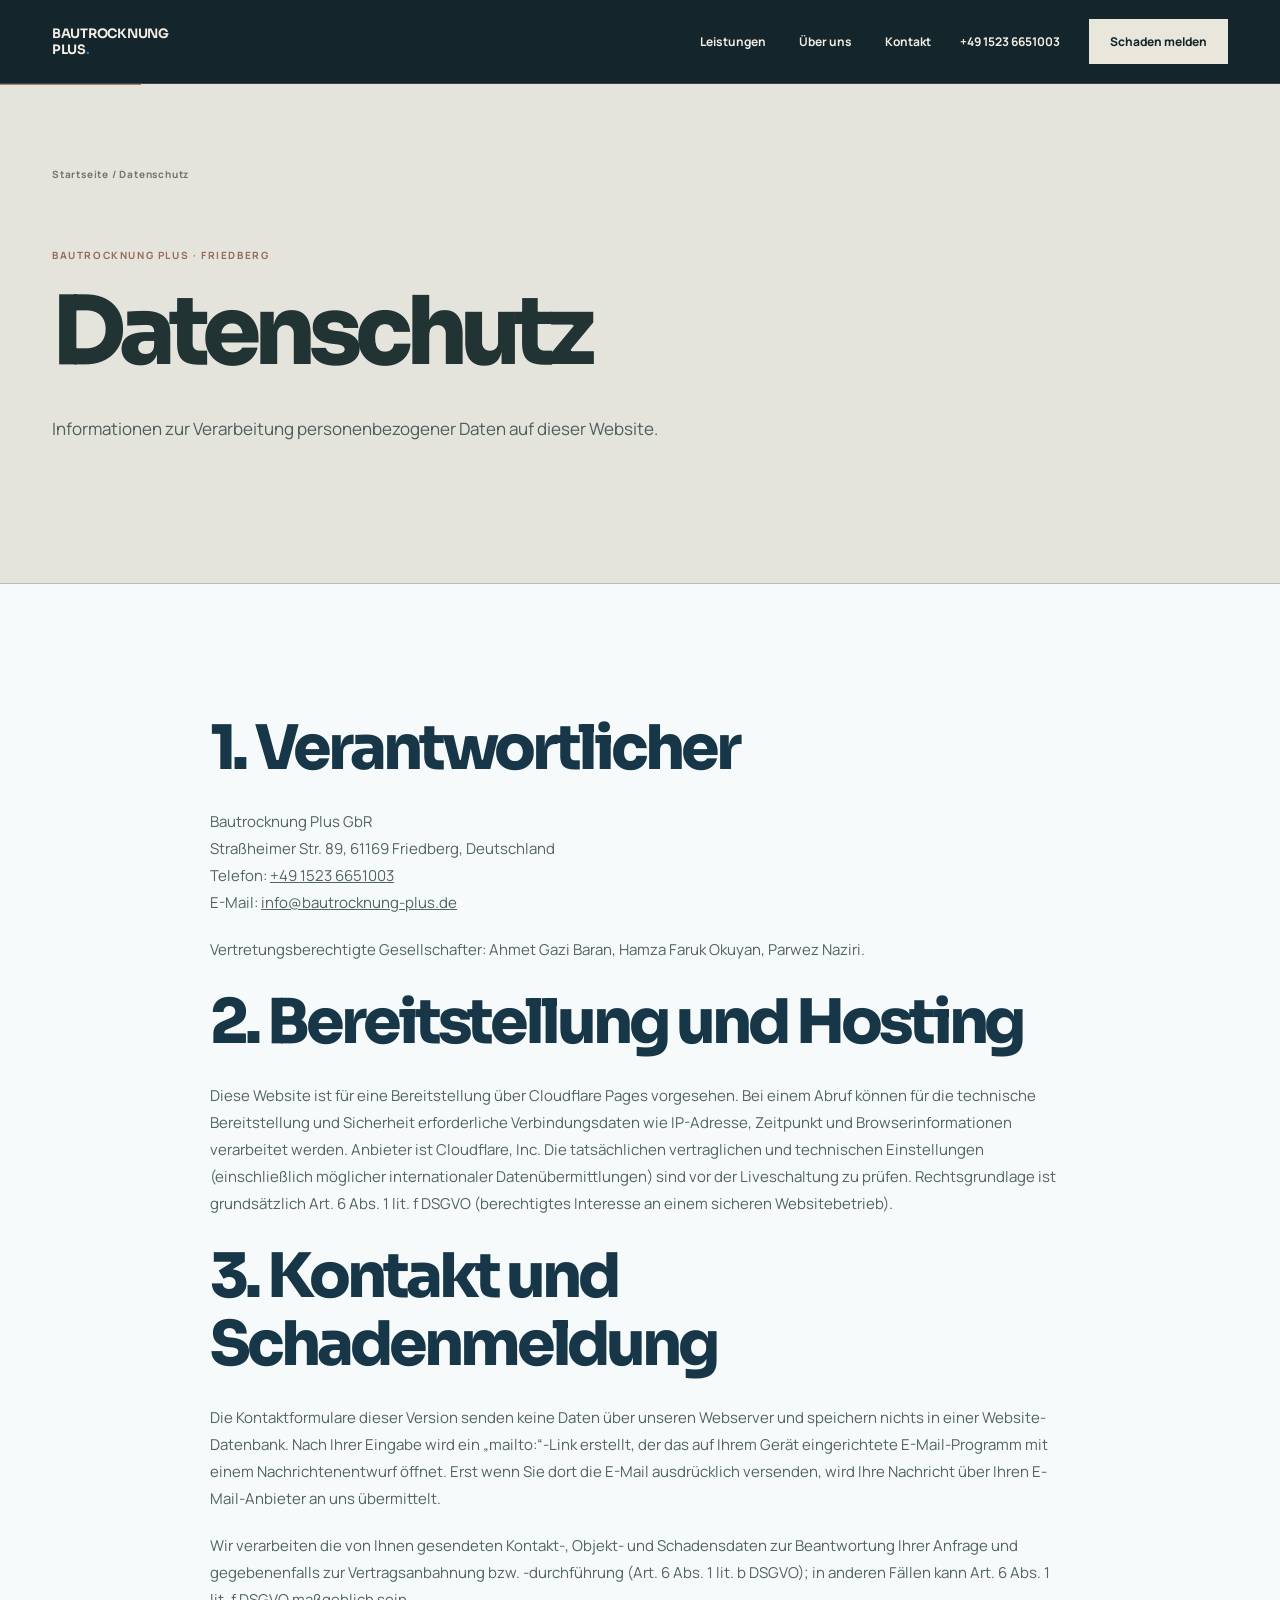
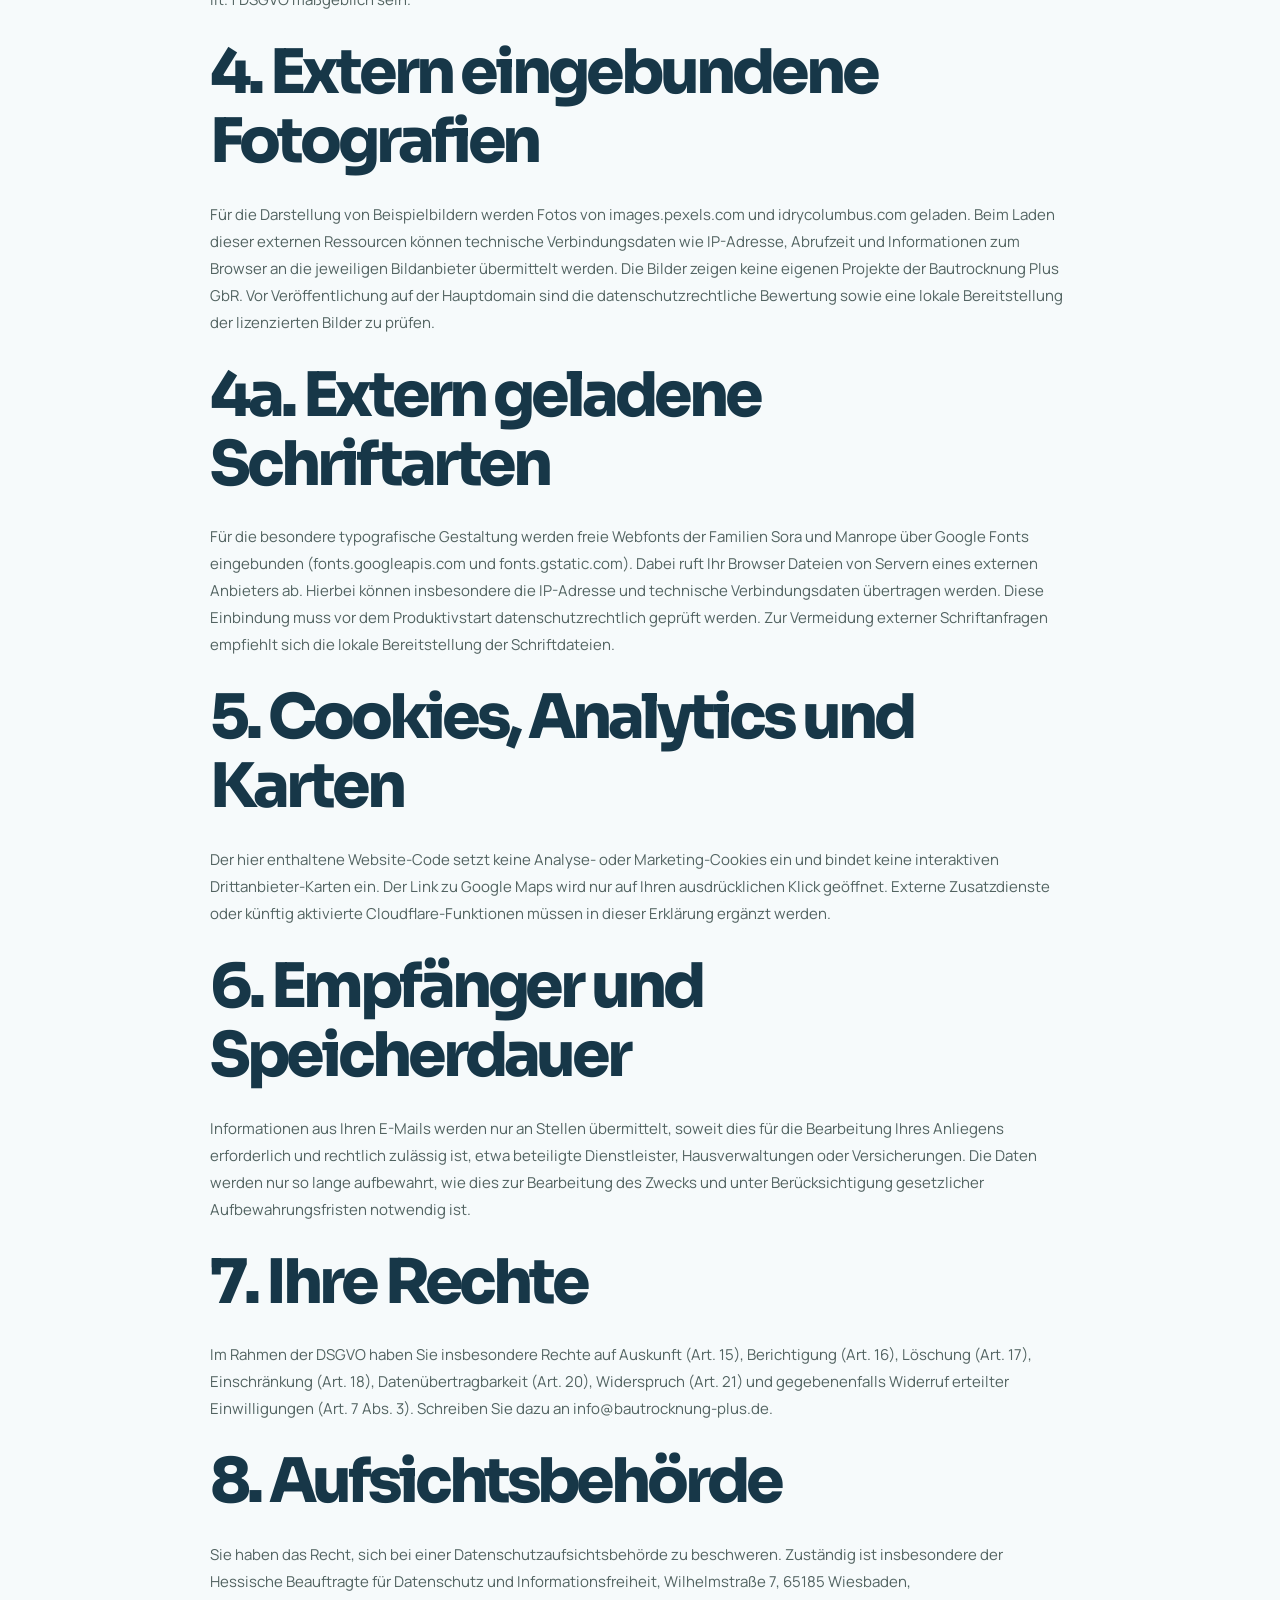
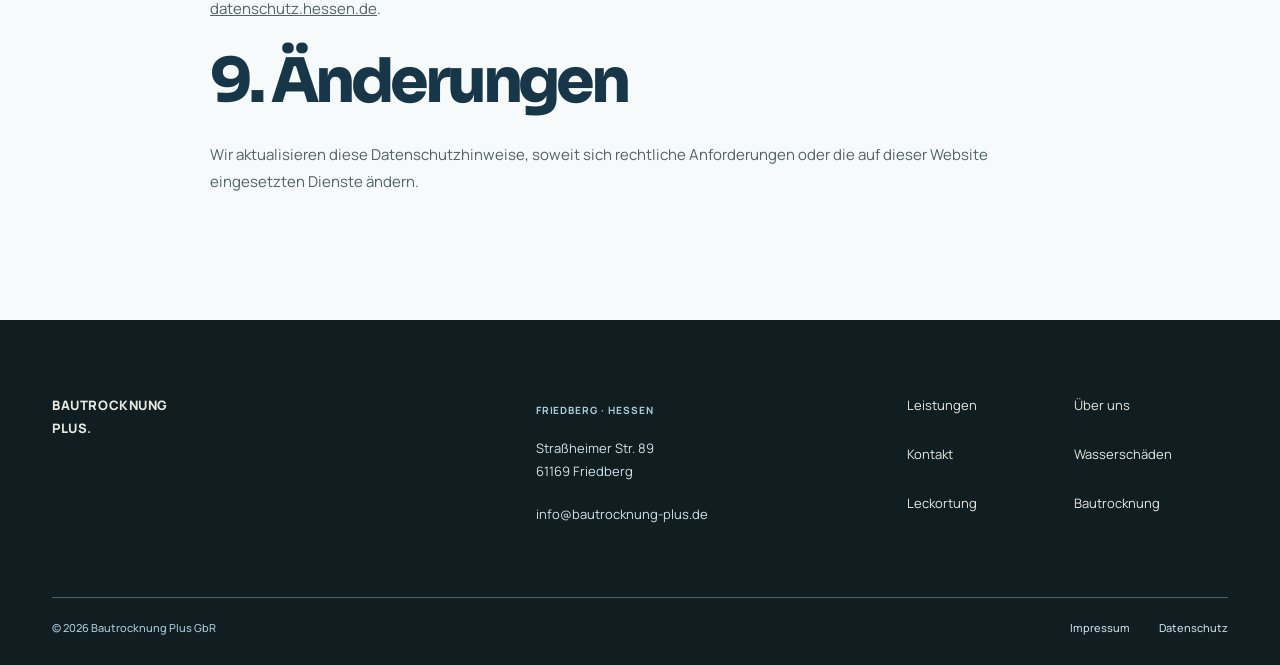
<file: datenschutz/index.html>
<!DOCTYPE html>
<html lang="de">
<head>
<meta charset="utf-8">
<meta name="viewport" content="width=device-width,initial-scale=1">
<meta name="theme-color" content="#0d1719">
<meta name="description" content="Datenschutzhinweise für die Website der Bautrocknung Plus GbR.">
<meta name="robots" content="index,follow,max-image-preview:large">
<link rel="canonical" href="https://www.bautrocknung-plus.de/datenschutz/">
<title>Datenschutz | Bautrocknung Plus</title>
<meta property="og:type" content="website">
<meta property="og:locale" content="de_DE">
<meta property="og:site_name" content="Bautrocknung Plus">
<meta property="og:title" content="Datenschutz | Bautrocknung Plus">
<meta property="og:description" content="Datenschutzhinweise für die Website der Bautrocknung Plus GbR.">
<meta property="og:image" content="https://bautrocknung-plus.pages.dev/assets/flir-thermal-camera-water-damage-detection-4.jpg">
<meta property="og:url" content="https://www.bautrocknung-plus.de/datenschutz/">
<link rel="icon" href="/assets/favicon.svg" type="image/svg+xml">
<script type="application/ld+json">{"@context":"https://schema.org","@type":"LocalBusiness","name":"Bautrocknung Plus GbR","url":"https://www.bautrocknung-plus.de/","telephone":"+49 1523 6651003","email":"info@bautrocknung-plus.de","address":{"@type":"PostalAddress","streetAddress":"Straßheimer Str. 89","postalCode":"61169","addressLocality":"Friedberg","addressCountry":"DE"},"areaServed":"Friedberg (Hessen)","description":"Leckortung, Feuchtigkeitsmessung und technische Bautrocknung bei Wasserschäden."}</script>
<link rel="stylesheet" href="/assets/design.css"><link rel="stylesheet" href="/assets/vx-inner.css">
<link rel="stylesheet" href="/assets/flagship.css">
<script defer src="/assets/site.js">
</script>
<script defer src="/assets/design.js">
</script>
</head>
<body>
<a class="skiplink" href="#main">Zum Inhalt springen</a>
<header class="site-header">
<div class="shell header-inner">
<a class="brand" href="/" aria-label="Bautrocknung Plus – Startseite">
<span class="brand-mark" aria-hidden="true">+</span>
<span>BAUTROCKNUNG<br>PLUS<span class="brand-dot">.</span>
</span>
</a>
<nav class="desktop-nav" aria-label="Hauptnavigation">
<a data-nav href="/leistungen/">Leistungen</a>
<a data-nav href="/ueber-uns/">Über uns</a>
<a data-nav href="/kontakt/">Kontakt</a>
</nav>
<a class="header-phone" href="tel:+4915236651003">+49 1523 6651003</a>
<a class="button small" href="/schaden-melden/">Schaden melden</a>
<button id="menu-toggle" aria-label="Menü öffnen" aria-controls="mobile-nav" aria-expanded="false">Menü <span>+</span>
</button>
</div>
<nav id="mobile-nav" aria-label="Mobile Navigation">
<a data-nav href="/leistungen/">Leistungen</a>
<a data-nav href="/ueber-uns/">Über uns</a>
<a data-nav href="/kontakt/">Kontakt</a>
<a href="/schaden-melden/">Schaden melden</a>
<a href="tel:+4915236651003">+49 1523 6651003</a>
</nav>
</header>
<main id="main" class="interior interior-datenschutz">
<section class="page-hero">
<div class="container inner">
<div class="breadcrumbs">
<a href="/">Startseite</a> / Datenschutz</div>
<div class="eyebrow">BAUTROCKNUNG PLUS · FRIEDBERG</div>
<h1>Datenschutz</h1>
<p>Informationen zur Verarbeitung personenbezogener Daten auf dieser Website.</p>
</div>
</section>
<section class="page-section">
<div class="container legal">
<h2>1. Verantwortlicher</h2>
<p>Bautrocknung Plus GbR<br>Straßheimer Str. 89, 61169 Friedberg, Deutschland<br>Telefon: <a href="tel:+4915236651003">+49 1523 6651003</a>
<br>E-Mail: <a href="mailto:info@bautrocknung-plus.de">info@bautrocknung-plus.de</a>
</p>
<p>Vertretungsberechtigte Gesellschafter: Ahmet Gazi Baran, Hamza Faruk Okuyan, Parwez Naziri.</p>
<h2>2. Bereitstellung und Hosting</h2>
<p>Diese Website ist für eine Bereitstellung über Cloudflare Pages vorgesehen. Bei einem Abruf können für die technische Bereitstellung und Sicherheit erforderliche Verbindungsdaten wie IP-Adresse, Zeitpunkt und Browserinformationen verarbeitet werden. Anbieter ist Cloudflare, Inc. Die tatsächlichen vertraglichen und technischen Einstellungen (einschließlich möglicher internationaler Datenübermittlungen) sind vor der Liveschaltung zu prüfen. Rechtsgrundlage ist grundsätzlich Art. 6 Abs. 1 lit. f DSGVO (berechtigtes Interesse an einem sicheren Websitebetrieb).</p>
<h2>3. Kontakt und Schadenmeldung</h2>
<p>Die Kontaktformulare dieser Version senden keine Daten über unseren Webserver und speichern nichts in einer Website-Datenbank. Nach Ihrer Eingabe wird ein „mailto:“‑Link erstellt, der das auf Ihrem Gerät eingerichtete E-Mail-Programm mit einem Nachrichtenentwurf öffnet. Erst wenn Sie dort die E-Mail ausdrücklich versenden, wird Ihre Nachricht über Ihren E-Mail-Anbieter an uns übermittelt.</p>
<p>Wir verarbeiten die von Ihnen gesendeten Kontakt-, Objekt- und Schadensdaten zur Beantwortung Ihrer Anfrage und gegebenenfalls zur Vertragsanbahnung bzw. -durchführung (Art. 6 Abs. 1 lit. b DSGVO); in anderen Fällen kann Art. 6 Abs. 1 lit. f DSGVO maßgeblich sein.</p>
<h2>4. Extern eingebundene Fotografien</h2><p>Für die Darstellung von Beispielbildern werden Fotos von images.pexels.com und idrycolumbus.com geladen. Beim Laden dieser externen Ressourcen können technische Verbindungsdaten wie IP-Adresse, Abrufzeit und Informationen zum Browser an die jeweiligen Bildanbieter übermittelt werden. Die Bilder zeigen keine eigenen Projekte der Bautrocknung Plus GbR. Vor Veröffentlichung auf der Hauptdomain sind die datenschutzrechtliche Bewertung sowie eine lokale Bereitstellung der lizenzierten Bilder zu prüfen.</p><h2>4a. Extern geladene Schriftarten</h2><p>Für die besondere typografische Gestaltung werden freie Webfonts der Familien Sora und Manrope über Google Fonts eingebunden (fonts.googleapis.com und fonts.gstatic.com). Dabei ruft Ihr Browser Dateien von Servern eines externen Anbieters ab. Hierbei können insbesondere die IP-Adresse und technische Verbindungsdaten übertragen werden. Diese Einbindung muss vor dem Produktivstart datenschutzrechtlich geprüft werden. Zur Vermeidung externer Schriftanfragen empfiehlt sich die lokale Bereitstellung der Schriftdateien.</p><h2>5. Cookies, Analytics und Karten</h2>
<p>Der hier enthaltene Website-Code setzt keine Analyse- oder Marketing-Cookies ein und bindet keine interaktiven Drittanbieter-Karten ein. Der Link zu Google Maps wird nur auf Ihren ausdrücklichen Klick geöffnet. Externe Zusatzdienste oder künftig aktivierte Cloudflare-Funktionen müssen in dieser Erklärung ergänzt werden.</p>
<h2>6. Empfänger und Speicherdauer</h2>
<p>Informationen aus Ihren E-Mails werden nur an Stellen übermittelt, soweit dies für die Bearbeitung Ihres Anliegens erforderlich und rechtlich zulässig ist, etwa beteiligte Dienstleister, Hausverwaltungen oder Versicherungen. Die Daten werden nur so lange aufbewahrt, wie dies zur Bearbeitung des Zwecks und unter Berücksichtigung gesetzlicher Aufbewahrungsfristen notwendig ist.</p>
<h2>7. Ihre Rechte</h2>
<p>Im Rahmen der DSGVO haben Sie insbesondere Rechte auf Auskunft (Art. 15), Berichtigung (Art. 16), Löschung (Art. 17), Einschränkung (Art. 18), Datenübertragbarkeit (Art. 20), Widerspruch (Art. 21) und gegebenenfalls Widerruf erteilter Einwilligungen (Art. 7 Abs. 3). Schreiben Sie dazu an info@bautrocknung-plus.de.</p>
<h2>8. Aufsichtsbehörde</h2>
<p>Sie haben das Recht, sich bei einer Datenschutzaufsichtsbehörde zu beschweren. Zuständig ist insbesondere der Hessische Beauftragte für Datenschutz und Informationsfreiheit, Wilhelmstraße 7, 65185 Wiesbaden, <a href="https://datenschutz.hessen.de/" target="_blank" rel="noopener noreferrer">datenschutz.hessen.de</a>.</p>
<h2>9. Änderungen</h2>
<p>Wir aktualisieren diese Datenschutzhinweise, soweit sich rechtliche Anforderungen oder die auf dieser Website eingesetzten Dienste ändern.</p>
</div>
</section>
</main>
<footer class="site-footer">
<div class="shell footer-grid">
<a class="brand" href="/" aria-label="Bautrocknung Plus – Startseite">
<span class="brand-mark" aria-hidden="true">+</span>
<span>BAUTROCKNUNG<br>PLUS<span class="brand-dot">.</span>
</span>
</a>
<div>
<span class="label">FRIEDBERG · HESSEN</span>
<p>Straßheimer Str. 89<br>61169 Friedberg</p>
<a href="mailto:info@bautrocknung-plus.de">info@bautrocknung-plus.de</a>
</div>
<nav aria-label="Fußnavigation">
<a data-nav href="/leistungen/">Leistungen</a>
<a data-nav href="/ueber-uns/">Über uns</a>
<a data-nav href="/kontakt/">Kontakt</a>
<a href="/wasserschaden/">Wasserschäden</a>
<a href="/leckortung/">Leckortung</a>
<a href="/bautrocknung/">Bautrocknung</a>
</nav>
</div>
<div class="shell footer-bottom">
<span>© 2026 Bautrocknung Plus GbR</span>
<span>
<a href="/impressum/">Impressum</a>
<a href="/datenschutz/">Datenschutz</a>
</span>
</div>
</footer>
<div class="emergency-bar">
<a href="tel:+4915236651003">Anrufen</a>
<a href="/schaden-melden/">Schaden melden</a>
</div>
</body>
</html>
</file>
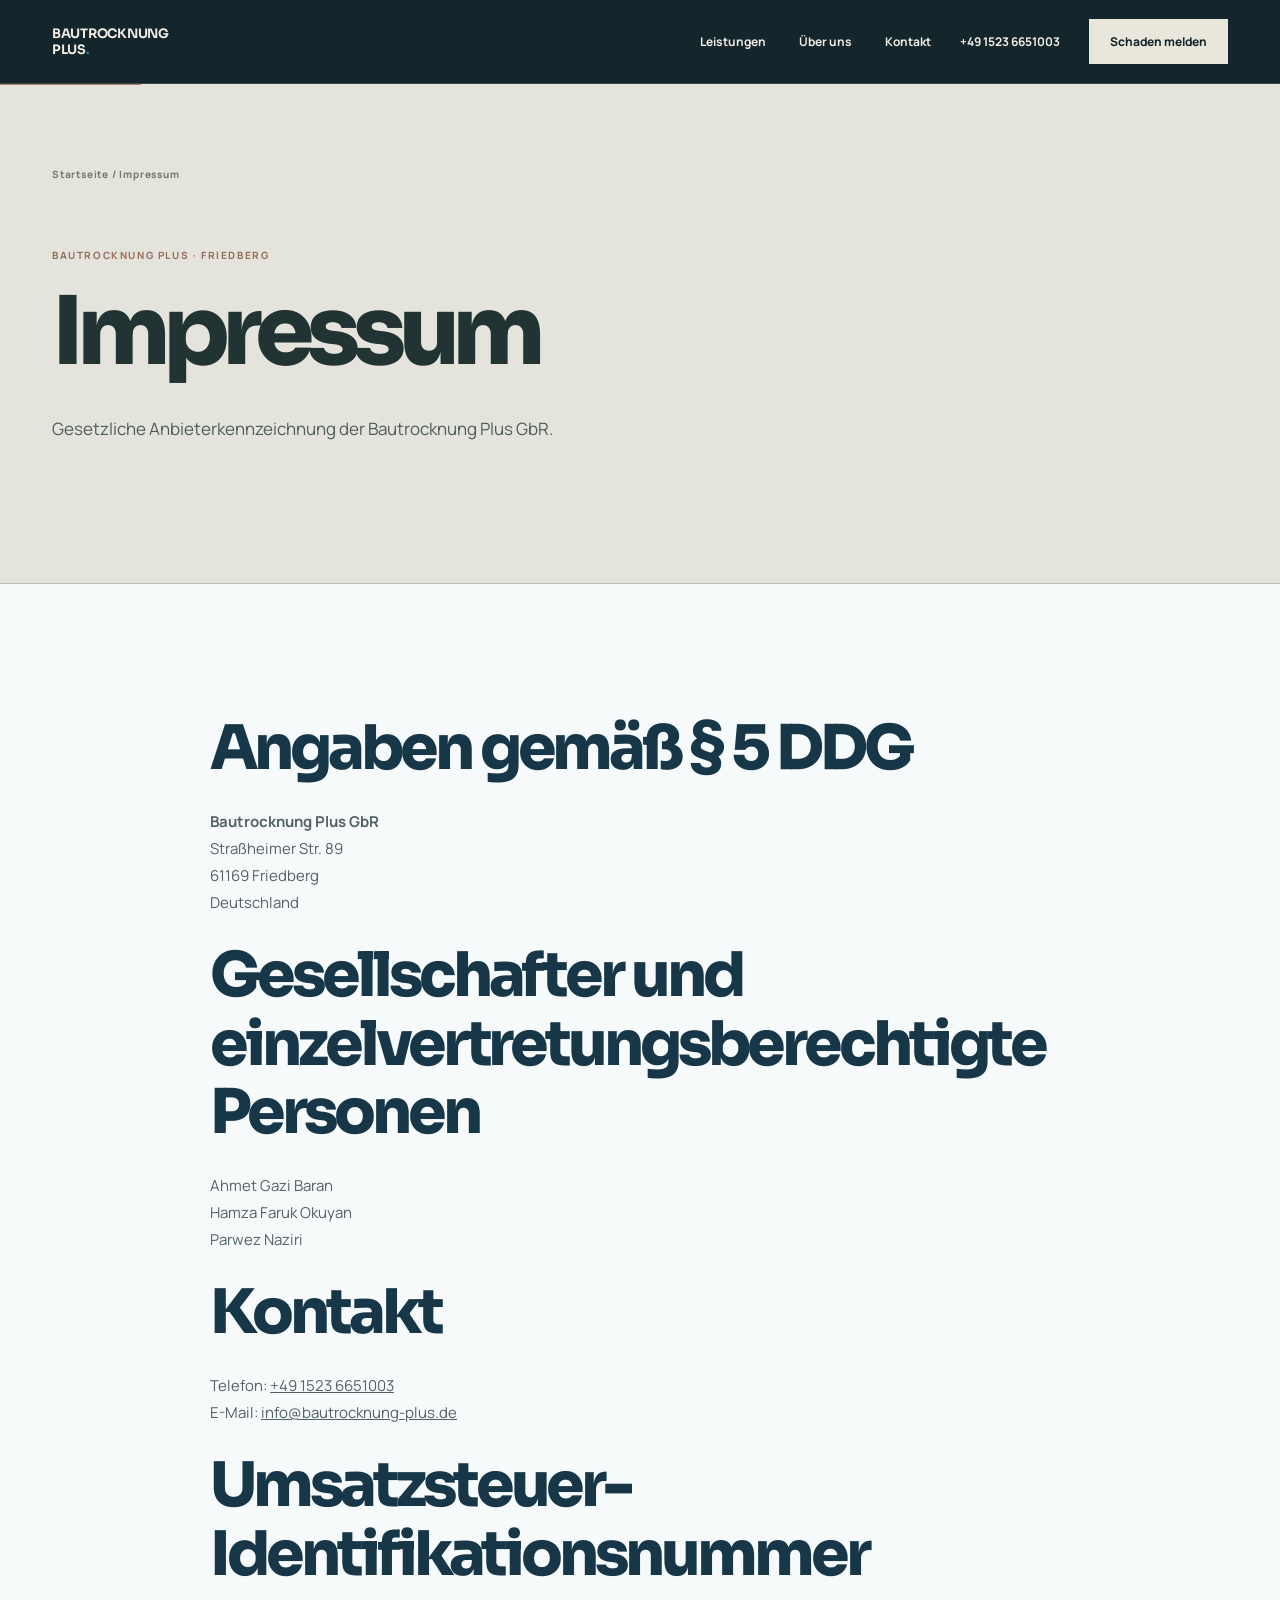
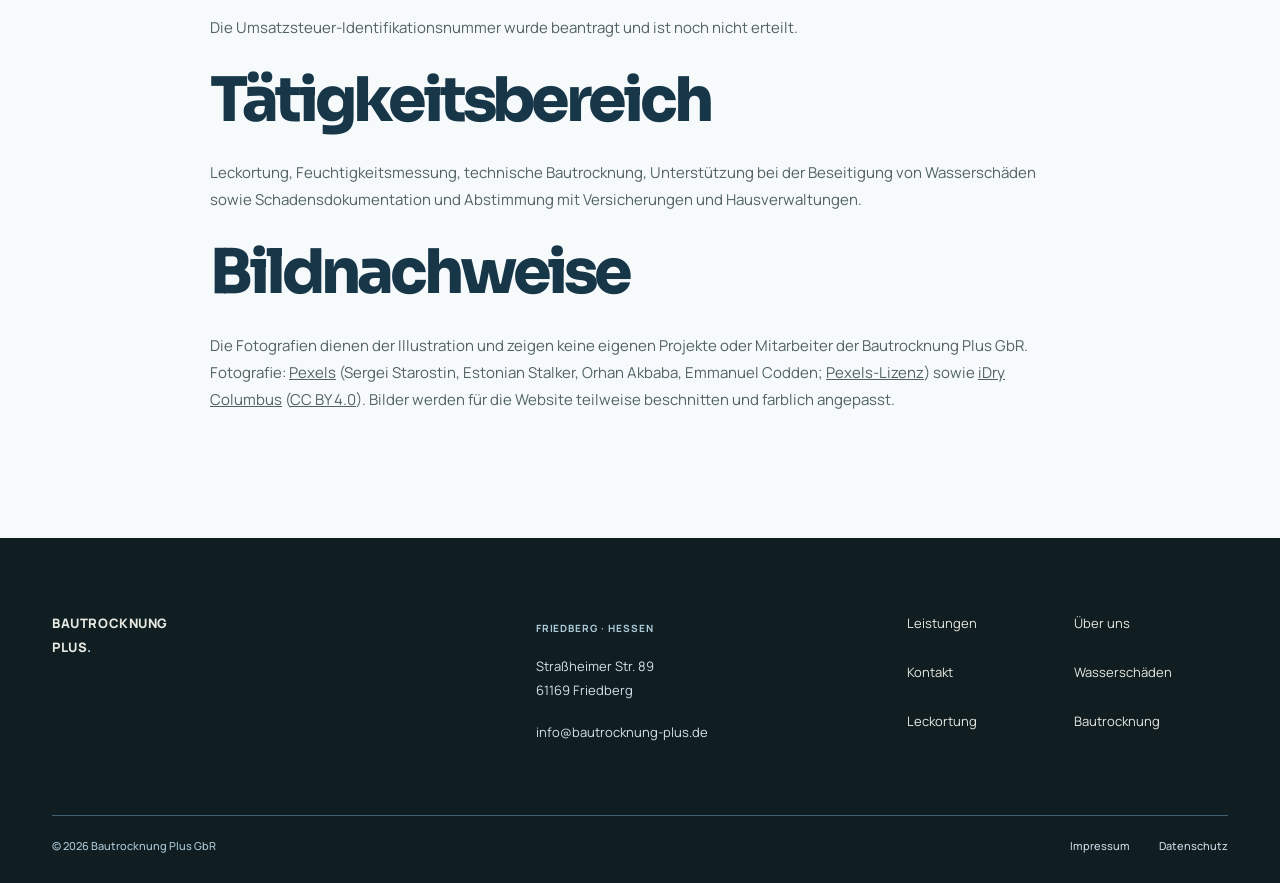
<file: impressum/index.html>
<!DOCTYPE html>
<html lang="de">
<head>
<meta charset="utf-8">
<meta name="viewport" content="width=device-width,initial-scale=1">
<meta name="theme-color" content="#0d1719">
<meta name="description" content="Impressum und Kontaktinformationen der Bautrocknung Plus GbR in Friedberg.">
<meta name="robots" content="index,follow,max-image-preview:large">
<link rel="canonical" href="https://www.bautrocknung-plus.de/impressum/">
<title>Impressum | Bautrocknung Plus</title>
<meta property="og:type" content="website">
<meta property="og:locale" content="de_DE">
<meta property="og:site_name" content="Bautrocknung Plus">
<meta property="og:title" content="Impressum | Bautrocknung Plus">
<meta property="og:description" content="Impressum und Kontaktinformationen der Bautrocknung Plus GbR in Friedberg.">
<meta property="og:image" content="https://bautrocknung-plus.pages.dev/assets/flir-thermal-camera-water-damage-detection-4.jpg">
<meta property="og:url" content="https://www.bautrocknung-plus.de/impressum/">
<link rel="icon" href="/assets/favicon.svg" type="image/svg+xml">
<script type="application/ld+json">{"@context":"https://schema.org","@type":"LocalBusiness","name":"Bautrocknung Plus GbR","url":"https://www.bautrocknung-plus.de/","telephone":"+49 1523 6651003","email":"info@bautrocknung-plus.de","address":{"@type":"PostalAddress","streetAddress":"Straßheimer Str. 89","postalCode":"61169","addressLocality":"Friedberg","addressCountry":"DE"},"areaServed":"Friedberg (Hessen)","description":"Leckortung, Feuchtigkeitsmessung und technische Bautrocknung bei Wasserschäden."}</script>
<link rel="stylesheet" href="/assets/design.css"><link rel="stylesheet" href="/assets/vx-inner.css">
<link rel="stylesheet" href="/assets/flagship.css">
<script defer src="/assets/site.js">
</script>
<script defer src="/assets/design.js">
</script>
</head>
<body>
<a class="skiplink" href="#main">Zum Inhalt springen</a>
<header class="site-header">
<div class="shell header-inner">
<a class="brand" href="/" aria-label="Bautrocknung Plus – Startseite">
<span class="brand-mark" aria-hidden="true">+</span>
<span>BAUTROCKNUNG<br>PLUS<span class="brand-dot">.</span>
</span>
</a>
<nav class="desktop-nav" aria-label="Hauptnavigation">
<a data-nav href="/leistungen/">Leistungen</a>
<a data-nav href="/ueber-uns/">Über uns</a>
<a data-nav href="/kontakt/">Kontakt</a>
</nav>
<a class="header-phone" href="tel:+4915236651003">+49 1523 6651003</a>
<a class="button small" href="/schaden-melden/">Schaden melden</a>
<button id="menu-toggle" aria-label="Menü öffnen" aria-controls="mobile-nav" aria-expanded="false">Menü <span>+</span>
</button>
</div>
<nav id="mobile-nav" aria-label="Mobile Navigation">
<a data-nav href="/leistungen/">Leistungen</a>
<a data-nav href="/ueber-uns/">Über uns</a>
<a data-nav href="/kontakt/">Kontakt</a>
<a href="/schaden-melden/">Schaden melden</a>
<a href="tel:+4915236651003">+49 1523 6651003</a>
</nav>
</header>
<main id="main" class="interior interior-impressum">
<section class="page-hero">
<div class="container inner">
<div class="breadcrumbs">
<a href="/">Startseite</a> / Impressum</div>
<div class="eyebrow">BAUTROCKNUNG PLUS · FRIEDBERG</div>
<h1>Impressum</h1>
<p>Gesetzliche Anbieterkennzeichnung der Bautrocknung Plus GbR.</p>
</div>
</section>
<section class="page-section">
<div class="container legal">
<h2>Angaben gemäß § 5 DDG</h2>
<p>
<strong>Bautrocknung Plus GbR</strong>
<br>Straßheimer Str. 89<br>61169 Friedberg<br>Deutschland</p>
<h2>Gesellschafter und einzelvertretungsberechtigte Personen</h2>
<p>Ahmet Gazi Baran<br>Hamza Faruk Okuyan<br>Parwez Naziri</p>
<h2>Kontakt</h2>
<p>Telefon: <a href="tel:+4915236651003">+49 1523 6651003</a>
<br>E-Mail: <a href="mailto:info@bautrocknung-plus.de">info@bautrocknung-plus.de</a>
</p>
<h2>Umsatzsteuer-Identifikationsnummer</h2>
<p>Die Umsatzsteuer-Identifikationsnummer wurde beantragt und ist noch nicht erteilt.</p>
<h2>Tätigkeitsbereich</h2>
<p>Leckortung, Feuchtigkeitsmessung, technische Bautrocknung, Unterstützung bei der Beseitigung von Wasserschäden sowie Schadensdokumentation und Abstimmung mit Versicherungen und Hausverwaltungen.</p>
<h2>Bildnachweise</h2><p>Die Fotografien dienen der Illustration und zeigen keine eigenen Projekte oder Mitarbeiter der Bautrocknung Plus GbR. Fotografie: <a href="https://www.pexels.com/" target="_blank" rel="noopener noreferrer">Pexels</a> (Sergei Starostin, Estonian Stalker, Orhan Akbaba, Emmanuel Codden; <a href="https://www.pexels.com/license/" target="_blank" rel="noopener noreferrer">Pexels-Lizenz</a>) sowie <a href="https://idrycolumbus.com/free-restoration-photos/" target="_blank" rel="noopener noreferrer">iDry Columbus</a> (<a href="https://creativecommons.org/licenses/by/4.0/" target="_blank" rel="noopener noreferrer">CC BY 4.0</a>). Bilder werden für die Website teilweise beschnitten und farblich angepasst.</p>
</div>
</section>
</main>
<footer class="site-footer">
<div class="shell footer-grid">
<a class="brand" href="/" aria-label="Bautrocknung Plus – Startseite">
<span class="brand-mark" aria-hidden="true">+</span>
<span>BAUTROCKNUNG<br>PLUS<span class="brand-dot">.</span>
</span>
</a>
<div>
<span class="label">FRIEDBERG · HESSEN</span>
<p>Straßheimer Str. 89<br>61169 Friedberg</p>
<a href="mailto:info@bautrocknung-plus.de">info@bautrocknung-plus.de</a>
</div>
<nav aria-label="Fußnavigation">
<a data-nav href="/leistungen/">Leistungen</a>
<a data-nav href="/ueber-uns/">Über uns</a>
<a data-nav href="/kontakt/">Kontakt</a>
<a href="/wasserschaden/">Wasserschäden</a>
<a href="/leckortung/">Leckortung</a>
<a href="/bautrocknung/">Bautrocknung</a>
</nav>
</div>
<div class="shell footer-bottom">
<span>© 2026 Bautrocknung Plus GbR</span>
<span>
<a href="/impressum/">Impressum</a>
<a href="/datenschutz/">Datenschutz</a>
</span>
</div>
</footer>
<div class="emergency-bar">
<a href="tel:+4915236651003">Anrufen</a>
<a href="/schaden-melden/">Schaden melden</a>
</div>
</body>
</html>
</file>
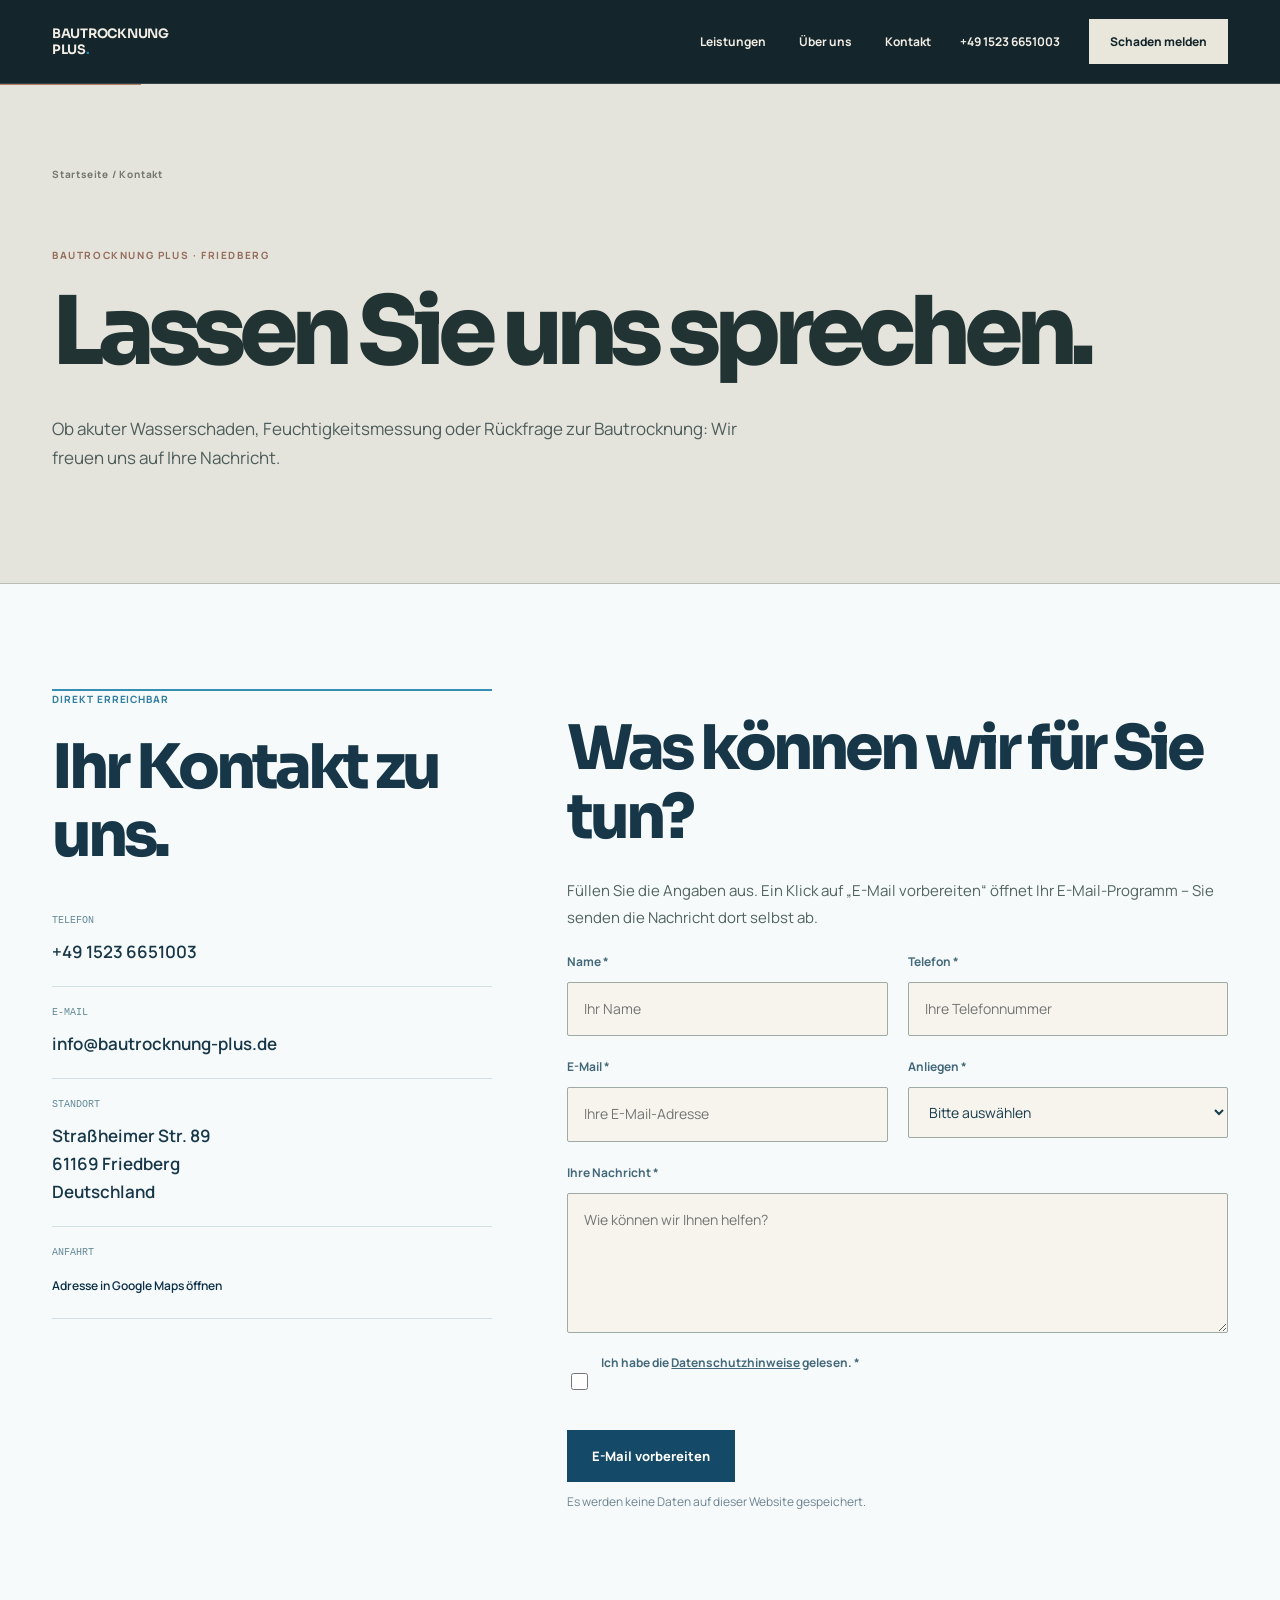
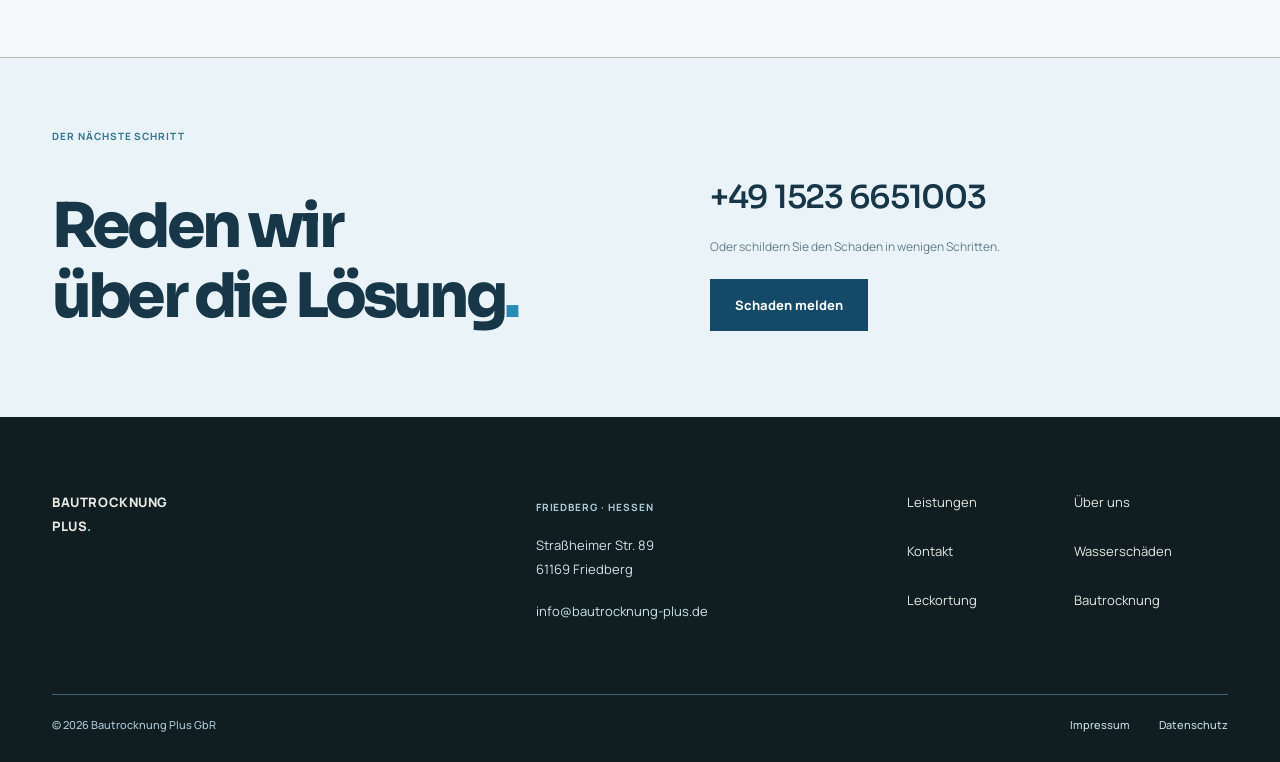
<file: kontakt/index.html>
<!DOCTYPE html>
<html lang="de">
<head>
<meta charset="utf-8">
<meta name="viewport" content="width=device-width,initial-scale=1">
<meta name="theme-color" content="#0d1719">
<meta name="description" content="Kontaktieren Sie Bautrocknung Plus GbR in Friedberg telefonisch unter +49 1523 6651003 oder per E-Mail.">
<meta name="robots" content="index,follow,max-image-preview:large">
<link rel="canonical" href="https://www.bautrocknung-plus.de/kontakt/">
<title>Kontakt – Bautrocknung Plus Friedberg | Bautrocknung Plus</title>
<meta property="og:type" content="website">
<meta property="og:locale" content="de_DE">
<meta property="og:site_name" content="Bautrocknung Plus">
<meta property="og:title" content="Kontakt – Bautrocknung Plus Friedberg | Bautrocknung Plus">
<meta property="og:description" content="Kontaktieren Sie Bautrocknung Plus GbR in Friedberg telefonisch unter +49 1523 6651003 oder per E-Mail.">
<meta property="og:image" content="https://bautrocknung-plus.pages.devhttps://images.pexels.com/photos/29226620/pexels-photo-29226620.jpeg?auto=compress&amp;cs=tinysrgb&amp;w=2000">
<meta property="og:url" content="https://www.bautrocknung-plus.de/kontakt/">
<link rel="icon" href="/assets/favicon.svg" type="image/svg+xml">
<script type="application/ld+json">{"@context":"https://schema.org","@type":"LocalBusiness","name":"Bautrocknung Plus GbR","url":"https://www.bautrocknung-plus.de/","telephone":"+49 1523 6651003","email":"info@bautrocknung-plus.de","address":{"@type":"PostalAddress","streetAddress":"Straßheimer Str. 89","postalCode":"61169","addressLocality":"Friedberg","addressCountry":"DE"},"areaServed":"Friedberg (Hessen)","description":"Leckortung, Feuchtigkeitsmessung und technische Bautrocknung bei Wasserschäden."}</script>
<link rel="stylesheet" href="/assets/design.css"><link rel="stylesheet" href="/assets/vx-inner.css">
<link rel="stylesheet" href="/assets/flagship.css">
<script defer src="/assets/site.js">
</script>
<script defer src="/assets/design.js">
</script>
</head>
<body>
<a class="skiplink" href="#main">Zum Inhalt springen</a>
<header class="site-header">
<div class="shell header-inner">
<a class="brand" href="/" aria-label="Bautrocknung Plus – Startseite">
<span class="brand-mark" aria-hidden="true">+</span>
<span>BAUTROCKNUNG<br>PLUS<span class="brand-dot">.</span>
</span>
</a>
<nav class="desktop-nav" aria-label="Hauptnavigation">
<a data-nav href="/leistungen/">Leistungen</a>
<a data-nav href="/ueber-uns/">Über uns</a>
<a data-nav href="/kontakt/">Kontakt</a>
</nav>
<a class="header-phone" href="tel:+4915236651003">+49 1523 6651003</a>
<a class="button small" href="/schaden-melden/">Schaden melden</a>
<button id="menu-toggle" aria-label="Menü öffnen" aria-controls="mobile-nav" aria-expanded="false">Menü <span>+</span>
</button>
</div>
<nav id="mobile-nav" aria-label="Mobile Navigation">
<a data-nav href="/leistungen/">Leistungen</a>
<a data-nav href="/ueber-uns/">Über uns</a>
<a data-nav href="/kontakt/">Kontakt</a>
<a href="/schaden-melden/">Schaden melden</a>
<a href="tel:+4915236651003">+49 1523 6651003</a>
</nav>
</header>
<main id="main" class="interior interior-kontakt">
<section class="page-hero">
<div class="container inner">
<div class="breadcrumbs">
<a href="/">Startseite</a> / Kontakt</div>
<div class="eyebrow">BAUTROCKNUNG PLUS · FRIEDBERG</div>
<h1>Lassen Sie uns sprechen.</h1>
<p>Ob akuter Wasserschaden, Feuchtigkeitsmessung oder Rückfrage zur Bautrocknung: Wir freuen uns auf Ihre Nachricht.</p>
</div>
</section>
<section class="page-section">
<div class="container contact-grid">
<div class="contact-card">
<div class="eyebrow light">DIREKT ERREICHBAR</div>
<h2>Ihr Kontakt zu uns.</h2>
<div class="contact-line">
<small>Telefon</small>
<a href="tel:+4915236651003">+49 1523 6651003</a>
</div>
<div class="contact-line">
<small>E-Mail</small>
<a href="mailto:info@bautrocknung-plus.de">info@bautrocknung-plus.de</a>
</div>
<div class="contact-line">
<small>Standort</small>
<strong>Straßheimer Str. 89<br>61169 Friedberg<br>Deutschland</strong>
</div>
<div class="contact-line">
<small>Anfahrt</small>
<a class="map-link" style="color:var(--navy)" href="https://www.google.com/maps/search/?api=1&query=Stra%C3%9Fheimer+Str.+89%2C+61169+Friedberg" target="_blank" rel="noopener noreferrer">Adresse in Google Maps öffnen</a>
</div>
</div>
<div class="form-panel">
<h2>Was können wir für Sie tun?</h2>
<p>Füllen Sie die Angaben aus. Ein Klick auf „E-Mail vorbereiten“ öffnet Ihr E-Mail-Programm – Sie senden die Nachricht dort selbst ab.</p>
<form id="contact-form" class="form-grid">
<div class="field">
<label for="cname">Name *</label>
<input required id="cname" name="name" autocomplete="name" placeholder="Ihr Name">
</div>
<div class="field">
<label for="cphone">Telefon *</label>
<input required id="cphone" name="phone" type="tel" autocomplete="tel" placeholder="Ihre Telefonnummer">
</div>
<div class="field">
<label for="cemail">E-Mail *</label>
<input required id="cemail" name="email" type="email" autocomplete="email" placeholder="Ihre E-Mail-Adresse">
</div>
<div class="field">
<label for="cservice">Anliegen *</label>
<select required id="cservice" name="service">
<option value="">Bitte auswählen</option>
<option>Wasserschaden</option>
<option>Leckortung</option>
<option>Bautrocknung</option>
<option>Versicherungsfall</option>
<option>Sonstige Frage</option>
</select>
</div>
<div class="field full">
<label for="cmessage">Ihre Nachricht *</label>
<textarea required id="cmessage" name="message" placeholder="Wie können wir Ihnen helfen?">
</textarea>
</div>
<div class="field full">
<label class="checkbox-line">
<input type="checkbox" required name="privacy">
<span>Ich habe die <a href="/datenschutz/" target="_blank" rel="noopener">Datenschutzhinweise</a> gelesen. *</span>
</label>
</div>
<div class="field full form-submit">
<button class="btn btn-primary" type="submit">E-Mail vorbereiten</button>
<span class="form-note">Es werden keine Daten auf dieser Website gespeichert.</span>
</div>
<p class="form-note full" id="contact-status" role="status" aria-live="polite">
</p>
</form>
</div>
</div>
</section>
</main>
<section class="contact-close shell">
<span class="label">DER NÄCHSTE SCHRITT</span>
<h2>Reden wir<br>über die Lösung<span class="accent">.</span>
</h2>
<div>
<a class="big-phone" href="tel:+4915236651003">+49 1523 6651003</a>
<p>Oder schildern Sie den Schaden in wenigen Schritten.</p>
<a class="button" href="/schaden-melden/">Schaden melden</a>
</div>
</section>
<footer class="site-footer">
<div class="shell footer-grid">
<a class="brand" href="/" aria-label="Bautrocknung Plus – Startseite">
<span class="brand-mark" aria-hidden="true">+</span>
<span>BAUTROCKNUNG<br>PLUS<span class="brand-dot">.</span>
</span>
</a>
<div>
<span class="label">FRIEDBERG · HESSEN</span>
<p>Straßheimer Str. 89<br>61169 Friedberg</p>
<a href="mailto:info@bautrocknung-plus.de">info@bautrocknung-plus.de</a>
</div>
<nav aria-label="Fußnavigation">
<a data-nav href="/leistungen/">Leistungen</a>
<a data-nav href="/ueber-uns/">Über uns</a>
<a data-nav href="/kontakt/">Kontakt</a>
<a href="/wasserschaden/">Wasserschäden</a>
<a href="/leckortung/">Leckortung</a>
<a href="/bautrocknung/">Bautrocknung</a>
</nav>
</div>
<div class="shell footer-bottom">
<span>© 2026 Bautrocknung Plus GbR</span>
<span>
<a href="/impressum/">Impressum</a>
<a href="/datenschutz/">Datenschutz</a>
</span>
</div>
</footer>
<div class="emergency-bar">
<a href="tel:+4915236651003">Anrufen</a>
<a href="/schaden-melden/">Schaden melden</a>
</div>
</body>
</html>
</file>
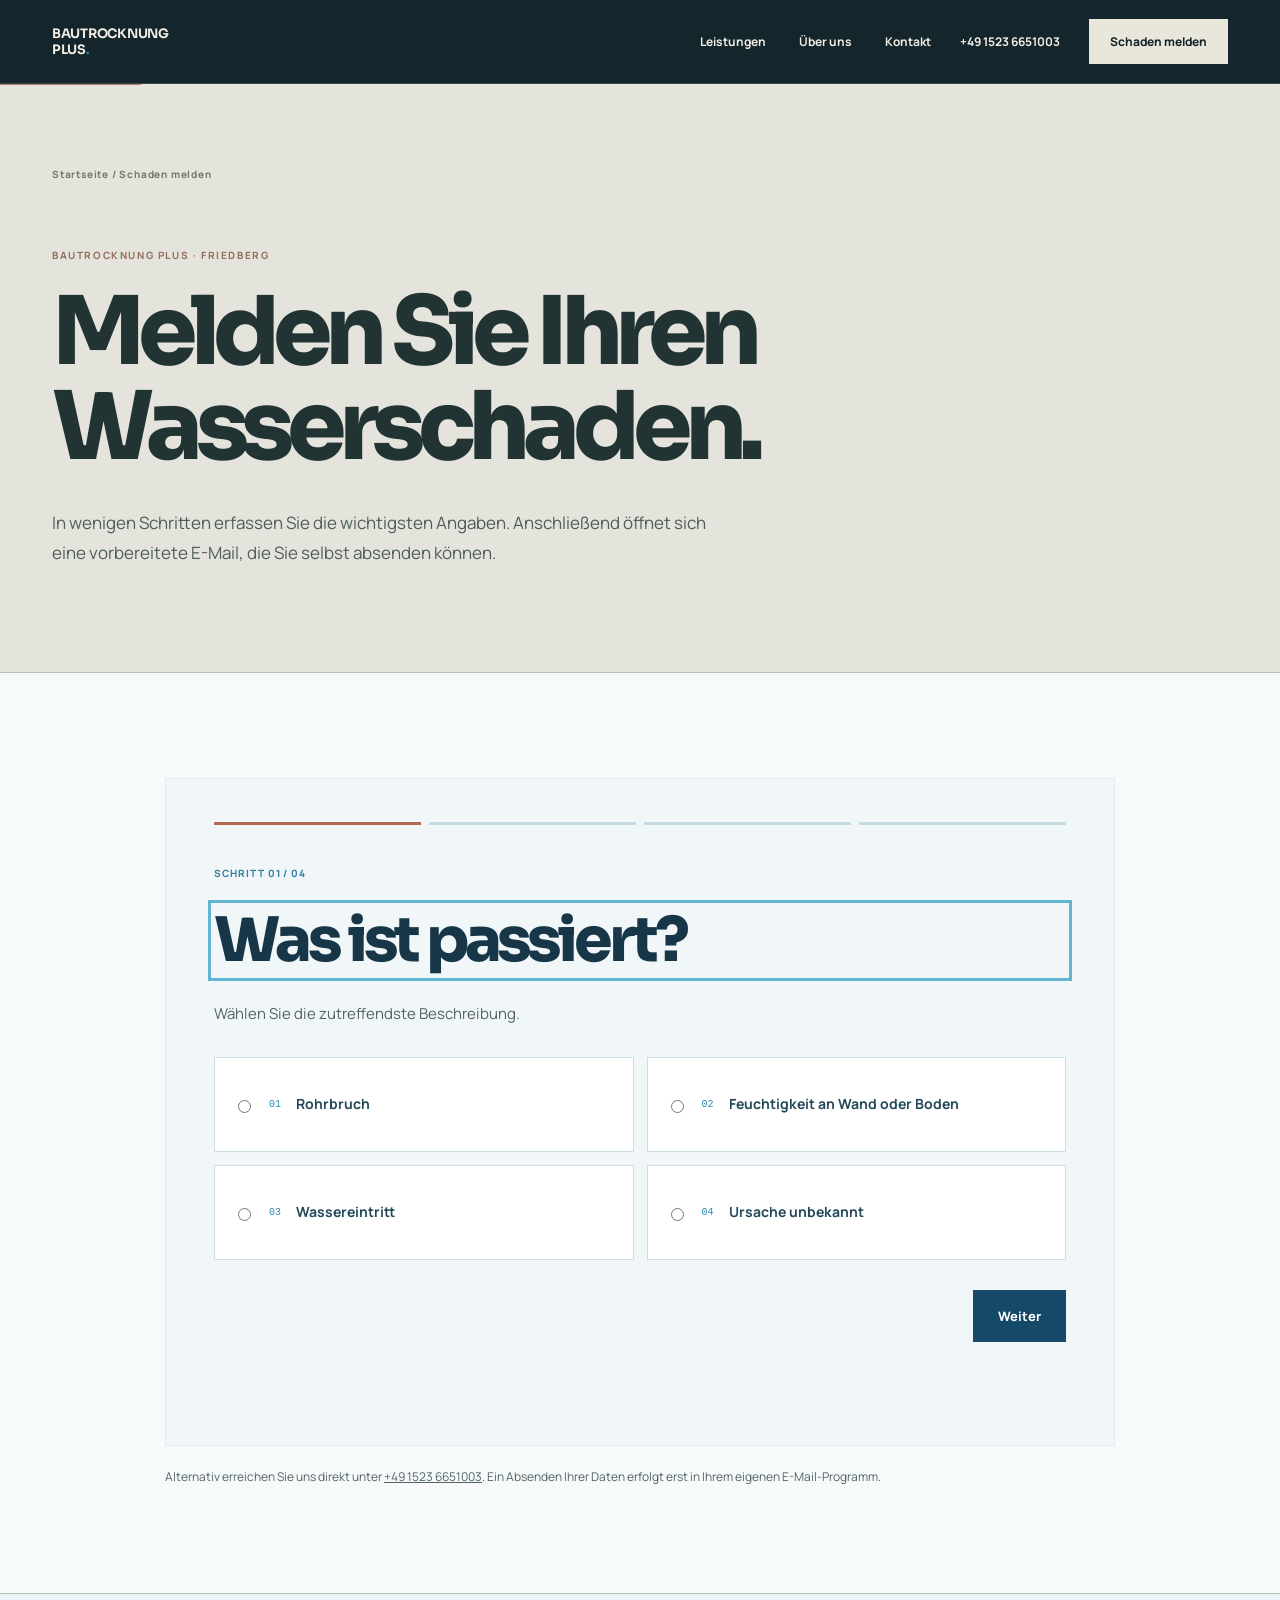
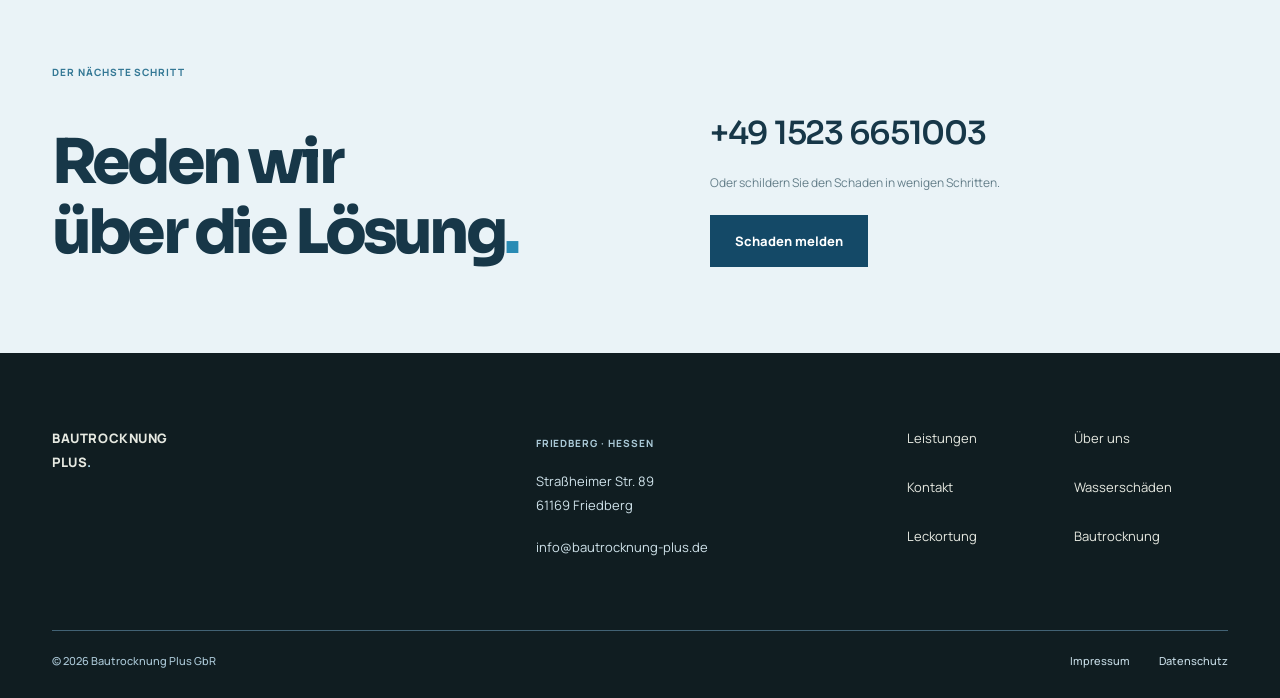
<file: schaden-melden/index.html>
<!DOCTYPE html>
<html lang="de">
<head>
<meta charset="utf-8">
<meta name="viewport" content="width=device-width,initial-scale=1">
<meta name="theme-color" content="#0d1719">
<meta name="description" content="Melden Sie Ihren Wasserschaden schnell und strukturiert bei Bautrocknung Plus in Friedberg.">
<meta name="robots" content="index,follow,max-image-preview:large">
<link rel="canonical" href="https://www.bautrocknung-plus.de/schaden-melden/">
<title>Wasserschaden melden | Bautrocknung Plus</title>
<meta property="og:type" content="website">
<meta property="og:locale" content="de_DE">
<meta property="og:site_name" content="Bautrocknung Plus">
<meta property="og:title" content="Wasserschaden melden | Bautrocknung Plus">
<meta property="og:description" content="Melden Sie Ihren Wasserschaden schnell und strukturiert bei Bautrocknung Plus in Friedberg.">
<meta property="og:image" content="https://bautrocknung-plus.pages.devhttps://images.pexels.com/photos/29226620/pexels-photo-29226620.jpeg?auto=compress&amp;cs=tinysrgb&amp;w=2000">
<meta property="og:url" content="https://www.bautrocknung-plus.de/schaden-melden/">
<link rel="icon" href="/assets/favicon.svg" type="image/svg+xml">
<script type="application/ld+json">{"@context":"https://schema.org","@type":"LocalBusiness","name":"Bautrocknung Plus GbR","url":"https://www.bautrocknung-plus.de/","telephone":"+49 1523 6651003","email":"info@bautrocknung-plus.de","address":{"@type":"PostalAddress","streetAddress":"Straßheimer Str. 89","postalCode":"61169","addressLocality":"Friedberg","addressCountry":"DE"},"areaServed":"Friedberg (Hessen)","description":"Leckortung, Feuchtigkeitsmessung und technische Bautrocknung bei Wasserschäden."}</script>
<link rel="stylesheet" href="/assets/design.css"><link rel="stylesheet" href="/assets/vx-inner.css">
<link rel="stylesheet" href="/assets/flagship.css">
<script defer src="/assets/site.js">
</script>
<script defer src="/assets/design.js">
</script>
</head>
<body>
<a class="skiplink" href="#main">Zum Inhalt springen</a>
<header class="site-header">
<div class="shell header-inner">
<a class="brand" href="/" aria-label="Bautrocknung Plus – Startseite">
<span class="brand-mark" aria-hidden="true">+</span>
<span>BAUTROCKNUNG<br>PLUS<span class="brand-dot">.</span>
</span>
</a>
<nav class="desktop-nav" aria-label="Hauptnavigation">
<a data-nav href="/leistungen/">Leistungen</a>
<a data-nav href="/ueber-uns/">Über uns</a>
<a data-nav href="/kontakt/">Kontakt</a>
</nav>
<a class="header-phone" href="tel:+4915236651003">+49 1523 6651003</a>
<a class="button small" href="/schaden-melden/">Schaden melden</a>
<button id="menu-toggle" aria-label="Menü öffnen" aria-controls="mobile-nav" aria-expanded="false">Menü <span>+</span>
</button>
</div>
<nav id="mobile-nav" aria-label="Mobile Navigation">
<a data-nav href="/leistungen/">Leistungen</a>
<a data-nav href="/ueber-uns/">Über uns</a>
<a data-nav href="/kontakt/">Kontakt</a>
<a href="/schaden-melden/">Schaden melden</a>
<a href="tel:+4915236651003">+49 1523 6651003</a>
</nav>
</header>
<main id="main" class="interior interior-schaden-melden">
<section class="page-hero">
<div class="container inner">
<div class="breadcrumbs">
<a href="/">Startseite</a> / Schaden melden</div>
<div class="eyebrow">BAUTROCKNUNG PLUS · FRIEDBERG</div>
<h1>Melden Sie Ihren<br>Wasserschaden.</h1>
<p>In wenigen Schritten erfassen Sie die wichtigsten Angaben. Anschließend öffnet sich eine vorbereitete E-Mail, die Sie selbst absenden können.</p>
</div>
</section>
<section class="page-section">
<div class="container">
<form class="wizard-wrap" id="damage-wizard" novalidate>
<div class="wizard-progress" aria-label="Fortschritt">
<span class="active">
</span>
<span>
</span>
<span>
</span>
<span>
</span>
</div>
<section class="wizard-step">
<div class="eyebrow">SCHRITT 01 / 04</div>
<h2 tabindex="-1">Was ist passiert?</h2>
<p>Wählen Sie die zutreffendste Beschreibung.</p>
<div class="choice-grid">
<label class="choice">
<input type="radio" name="damage" value="Rohrbruch">
<span class="chip">01</span>
<strong>Rohrbruch</strong>
</label>
<label class="choice">
<input type="radio" name="damage" value="Feuchtigkeit an Wand oder Boden">
<span class="chip">02</span>
<strong>Feuchtigkeit an Wand oder Boden</strong>
</label>
<label class="choice">
<input type="radio" name="damage" value="Wassereintritt / Überschwemmung">
<span class="chip">03</span>
<strong>Wassereintritt</strong>
</label>
<label class="choice">
<input type="radio" name="damage" value="Ursache unbekannt">
<span class="chip">04</span>
<strong>Ursache unbekannt</strong>
</label>
</div>
</section>
<section class="wizard-step" hidden>
<div class="eyebrow">SCHRITT 02 / 04</div>
<h2 tabindex="-1">Wie dringend ist es?</h2>
<p>Damit wir Ihre Situation besser verstehen.</p>
<div class="choice-grid">
<label class="choice">
<input type="radio" name="urgency" value="Aktuell tritt noch Wasser aus">
<span class="chip">01</span>
<strong>Aktuell tritt noch Wasser aus</strong>
</label>
<label class="choice">
<input type="radio" name="urgency" value="Wasseraustritt gestoppt">
<span class="chip">02</span>
<strong>Wasseraustritt gestoppt</strong>
</label>
<label class="choice">
<input type="radio" name="urgency" value="Feuchtigkeit schon länger sichtbar">
<span class="chip">03</span>
<strong>Feuchtigkeit schon länger sichtbar</strong>
</label>
<label class="choice">
<input type="radio" name="urgency" value="Nicht sicher">
<span class="chip">04</span>
<strong>Nicht sicher</strong>
</label>
</div>
<p class="form-note" style="margin-top:25px">Wichtig: Bei akuter Gefahr Wasserzufuhr schließen, sofern gefahrlos möglich, und nötigenfalls Fach- oder Notdienste verständigen.</p>
</section>
<section class="wizard-step" hidden>
<div class="eyebrow">SCHRITT 03 / 04</div>
<h2 tabindex="-1">Wo ist der Schaden?</h2>
<p>Bitte geben Sie die Postleitzahl und möglichst die Anschrift an.</p>
<div class="form-grid">
<div class="field">
<label for="wpostcode">Postleitzahl *</label>
<input id="wpostcode" type="text" name="postcode" inputmode="numeric" minlength="5" maxlength="5" pattern="[0-9]{5}" required placeholder="z. B. 61169" autocomplete="postal-code">
</div>
<div class="field">
<label for="waddress">Ort / Straße (optional)</label>
<input id="waddress" name="address" autocomplete="street-address" placeholder="Ort und Straße">
</div>
</div>
</section>
<section class="wizard-step" hidden>
<div class="eyebrow">SCHRITT 04 / 04</div>
<h2 tabindex="-1">Wie erreichen wir Sie?</h2>
<p>Die Angaben werden für Ihre E-Mail vorbereitet und nicht auf der Website gespeichert.</p>
<div class="form-grid">
<div class="field">
<label for="wname">Name *</label>
<input id="wname" name="name" required autocomplete="name" placeholder="Vor- und Nachname">
</div>
<div class="field">
<label for="wphone">Telefon *</label>
<input id="wphone" name="phone" type="tel" required autocomplete="tel" placeholder="Telefonnummer">
</div>
<div class="field full">
<label for="wemail">E-Mail *</label>
<input id="wemail" name="email" type="email" required autocomplete="email" placeholder="E-Mail-Adresse">
</div>
<div class="field full">
<label for="wdescription">Weitere Informationen (optional)</label>
<textarea id="wdescription" name="description" placeholder="Was sollten wir noch wissen?">
</textarea>
</div>
<div class="field full">
<label class="checkbox-line">
<input type="checkbox" name="privacy" required>
<span>Ich habe die <a href="/datenschutz/" target="_blank" rel="noopener">Datenschutzhinweise</a> gelesen. *</span>
</label>
</div>
</div>
<p class="form-note" style="margin-top:18px">Fotos können Sie anschließend selbst Ihrer E-Mail hinzufügen. Die Website nimmt keine Anhänge entgegen.</p>
</section>
<div class="wizard-navigation">
<button class="btn btn-outline" id="wizard-back" type="button" hidden>Zurück</button>
<button class="btn btn-primary" id="wizard-next" type="button">Weiter</button>
</div>
<p id="wizard-error" class="error-msg" role="status" aria-live="polite">
</p>
</form>
<p class="form-note" style="max-width:950px;margin:20px auto 0">Alternativ erreichen Sie uns direkt unter <a href="tel:+4915236651003" style="text-decoration:underline">+49 1523 6651003</a>. Ein Absenden Ihrer Daten erfolgt erst in Ihrem eigenen E-Mail-Programm.</p>
</div>
</section>
</main>
<section class="contact-close shell">
<span class="label">DER NÄCHSTE SCHRITT</span>
<h2>Reden wir<br>über die Lösung<span class="accent">.</span>
</h2>
<div>
<a class="big-phone" href="tel:+4915236651003">+49 1523 6651003</a>
<p>Oder schildern Sie den Schaden in wenigen Schritten.</p>
<a class="button" href="/schaden-melden/">Schaden melden</a>
</div>
</section>
<footer class="site-footer">
<div class="shell footer-grid">
<a class="brand" href="/" aria-label="Bautrocknung Plus – Startseite">
<span class="brand-mark" aria-hidden="true">+</span>
<span>BAUTROCKNUNG<br>PLUS<span class="brand-dot">.</span>
</span>
</a>
<div>
<span class="label">FRIEDBERG · HESSEN</span>
<p>Straßheimer Str. 89<br>61169 Friedberg</p>
<a href="mailto:info@bautrocknung-plus.de">info@bautrocknung-plus.de</a>
</div>
<nav aria-label="Fußnavigation">
<a data-nav href="/leistungen/">Leistungen</a>
<a data-nav href="/ueber-uns/">Über uns</a>
<a data-nav href="/kontakt/">Kontakt</a>
<a href="/wasserschaden/">Wasserschäden</a>
<a href="/leckortung/">Leckortung</a>
<a href="/bautrocknung/">Bautrocknung</a>
</nav>
</div>
<div class="shell footer-bottom">
<span>© 2026 Bautrocknung Plus GbR</span>
<span>
<a href="/impressum/">Impressum</a>
<a href="/datenschutz/">Datenschutz</a>
</span>
</div>
</footer>
<div class="emergency-bar">
<a href="tel:+4915236651003">Anrufen</a>
<a href="/schaden-melden/">Schaden melden</a>
</div>
</body>
</html>
</file>
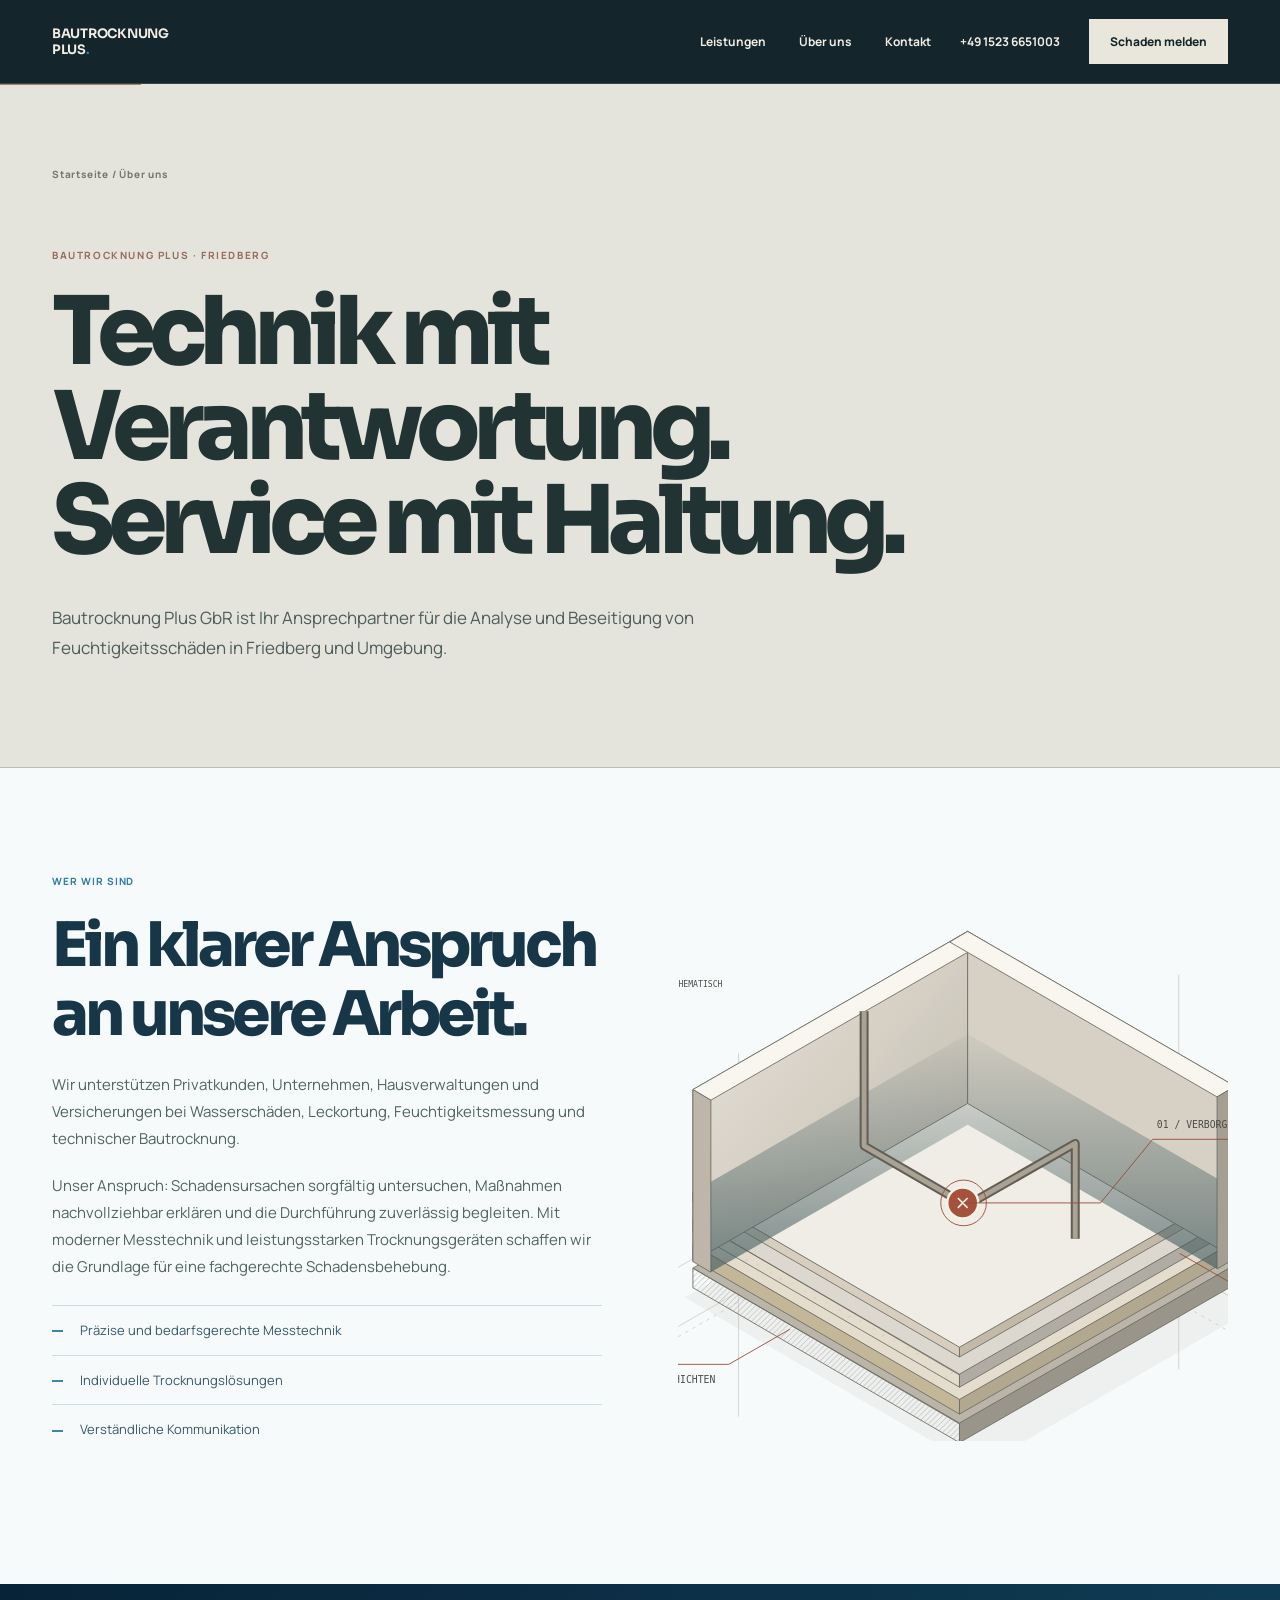
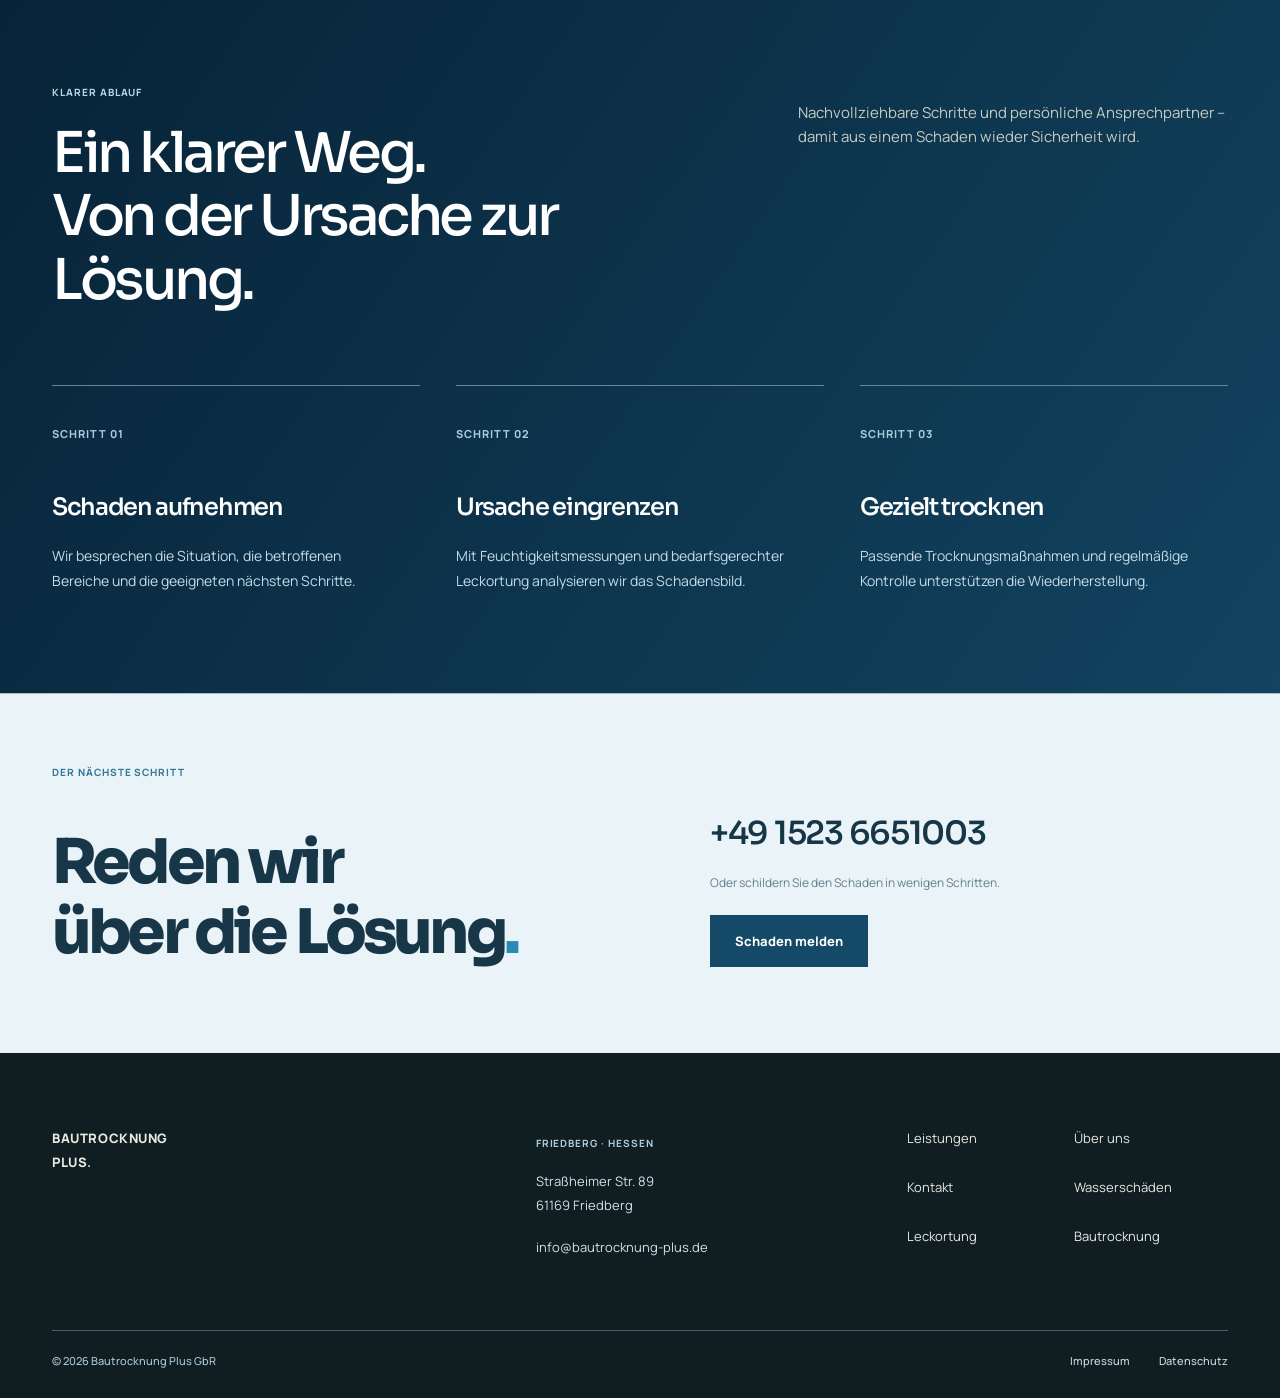
<file: ueber-uns/index.html>
<!DOCTYPE html>
<html lang="de">
<head>
<meta charset="utf-8">
<meta name="viewport" content="width=device-width,initial-scale=1">
<meta name="theme-color" content="#0d1719">
<meta name="description" content="Erfahren Sie mehr über Bautrocknung Plus GbR in Friedberg und unsere Arbeitsweise bei Wasserschäden und Leckortung.">
<meta name="robots" content="index,follow,max-image-preview:large">
<link rel="canonical" href="https://www.bautrocknung-plus.de/ueber-uns/">
<title>Über uns – zuverlässige Bautrocknung | Bautrocknung Plus</title>
<meta property="og:type" content="website">
<meta property="og:locale" content="de_DE">
<meta property="og:site_name" content="Bautrocknung Plus">
<meta property="og:title" content="Über uns – zuverlässige Bautrocknung | Bautrocknung Plus">
<meta property="og:description" content="Erfahren Sie mehr über Bautrocknung Plus GbR in Friedberg und unsere Arbeitsweise bei Wasserschäden und Leckortung.">
<meta property="og:image" content="https://bautrocknung-plus.pages.devhttps://images.pexels.com/photos/29226620/pexels-photo-29226620.jpeg?auto=compress&amp;cs=tinysrgb&amp;w=2000">
<meta property="og:url" content="https://www.bautrocknung-plus.de/ueber-uns/">
<link rel="icon" href="/assets/favicon.svg" type="image/svg+xml">
<script type="application/ld+json">{"@context":"https://schema.org","@type":"LocalBusiness","name":"Bautrocknung Plus GbR","url":"https://www.bautrocknung-plus.de/","telephone":"+49 1523 6651003","email":"info@bautrocknung-plus.de","address":{"@type":"PostalAddress","streetAddress":"Straßheimer Str. 89","postalCode":"61169","addressLocality":"Friedberg","addressCountry":"DE"},"areaServed":"Friedberg (Hessen)","description":"Leckortung, Feuchtigkeitsmessung und technische Bautrocknung bei Wasserschäden."}</script>
<link rel="stylesheet" href="/assets/design.css"><link rel="stylesheet" href="/assets/vx-inner.css">
<link rel="stylesheet" href="/assets/flagship.css">
<script defer src="/assets/site.js">
</script>
<script defer src="/assets/design.js">
</script>
</head>
<body>
<a class="skiplink" href="#main">Zum Inhalt springen</a>
<header class="site-header">
<div class="shell header-inner">
<a class="brand" href="/" aria-label="Bautrocknung Plus – Startseite">
<span class="brand-mark" aria-hidden="true">+</span>
<span>BAUTROCKNUNG<br>PLUS<span class="brand-dot">.</span>
</span>
</a>
<nav class="desktop-nav" aria-label="Hauptnavigation">
<a data-nav href="/leistungen/">Leistungen</a>
<a data-nav href="/ueber-uns/">Über uns</a>
<a data-nav href="/kontakt/">Kontakt</a>
</nav>
<a class="header-phone" href="tel:+4915236651003">+49 1523 6651003</a>
<a class="button small" href="/schaden-melden/">Schaden melden</a>
<button id="menu-toggle" aria-label="Menü öffnen" aria-controls="mobile-nav" aria-expanded="false">Menü <span>+</span>
</button>
</div>
<nav id="mobile-nav" aria-label="Mobile Navigation">
<a data-nav href="/leistungen/">Leistungen</a>
<a data-nav href="/ueber-uns/">Über uns</a>
<a data-nav href="/kontakt/">Kontakt</a>
<a href="/schaden-melden/">Schaden melden</a>
<a href="tel:+4915236651003">+49 1523 6651003</a>
</nav>
</header>
<main id="main" class="interior interior-ueber-uns">
<section class="page-hero">
<div class="container inner">
<div class="breadcrumbs">
<a href="/">Startseite</a> / Über uns</div>
<div class="eyebrow">BAUTROCKNUNG PLUS · FRIEDBERG</div>
<h1>Technik mit Verantwortung.<br>Service mit Haltung.</h1>
<p>Bautrocknung Plus GbR ist Ihr Ansprechpartner für die Analyse und Beseitigung von Feuchtigkeitsschäden in Friedberg und Umgebung.</p>
</div>
</section>
<section class="page-section">
<div class="container split">
<div class="split-content">
<div class="eyebrow">WER WIR SIND</div>
<h2>Ein klarer Anspruch an unsere Arbeit.</h2>
<p>Wir unterstützen Privatkunden, Unternehmen, Hausverwaltungen und Versicherungen bei Wasserschäden, Leckortung, Feuchtigkeitsmessung und technischer Bautrocknung.</p>
<p>Unser Anspruch: Schadensursachen sorgfältig untersuchen, Maßnahmen nachvollziehbar erklären und die Durchführung zuverlässig begleiten. Mit moderner Messtechnik und leistungsstarken Trocknungsgeräten schaffen wir die Grundlage für eine fachgerechte Schadensbehebung.</p>
<ul class="checklist">
<li>Präzise und bedarfsgerechte Messtechnik</li>
<li>Individuelle Trocknungslösungen</li>
<li>Verständliche Kommunikation</li>
</ul>
</div>
<div class="split-media">
<img width="1000" height="650" src="/assets/section.svg" alt="Architekturstudie eines durchfeuchteten Bauteils">
</div>
</div>
</section>
<section class="section dark">
<div class="container">
<div class="eyebrow light">KLARER ABLAUF</div>
<div class="section-head">
<div>
<h2>Ein klarer Weg.<br>Von der Ursache zur Lösung.</h2>
</div>
<p class="section-lead">Nachvollziehbare Schritte und persönliche Ansprechpartner – damit aus einem Schaden wieder Sicherheit wird.</p>
</div>
<div class="process-grid">
<div class="process-step reveal">
<span class="stepno">SCHRITT 01</span>
<h3>Schaden aufnehmen</h3>
<p>Wir besprechen die Situation, die betroffenen Bereiche und die geeigneten nächsten Schritte.</p>
</div>
<div class="process-step reveal">
<span class="stepno">SCHRITT 02</span>
<h3>Ursache eingrenzen</h3>
<p>Mit Feuchtigkeitsmessungen und bedarfsgerechter Leckortung analysieren wir das Schadensbild.</p>
</div>
<div class="process-step reveal">
<span class="stepno">SCHRITT 03</span>
<h3>Gezielt trocknen</h3>
<p>Passende Trocknungsmaßnahmen und regelmäßige Kontrolle unterstützen die Wiederherstellung.</p>
</div>
</div>
</div>
</section>
</main>
<section class="contact-close shell">
<span class="label">DER NÄCHSTE SCHRITT</span>
<h2>Reden wir<br>über die Lösung<span class="accent">.</span>
</h2>
<div>
<a class="big-phone" href="tel:+4915236651003">+49 1523 6651003</a>
<p>Oder schildern Sie den Schaden in wenigen Schritten.</p>
<a class="button" href="/schaden-melden/">Schaden melden</a>
</div>
</section>
<footer class="site-footer">
<div class="shell footer-grid">
<a class="brand" href="/" aria-label="Bautrocknung Plus – Startseite">
<span class="brand-mark" aria-hidden="true">+</span>
<span>BAUTROCKNUNG<br>PLUS<span class="brand-dot">.</span>
</span>
</a>
<div>
<span class="label">FRIEDBERG · HESSEN</span>
<p>Straßheimer Str. 89<br>61169 Friedberg</p>
<a href="mailto:info@bautrocknung-plus.de">info@bautrocknung-plus.de</a>
</div>
<nav aria-label="Fußnavigation">
<a data-nav href="/leistungen/">Leistungen</a>
<a data-nav href="/ueber-uns/">Über uns</a>
<a data-nav href="/kontakt/">Kontakt</a>
<a href="/wasserschaden/">Wasserschäden</a>
<a href="/leckortung/">Leckortung</a>
<a href="/bautrocknung/">Bautrocknung</a>
</nav>
</div>
<div class="shell footer-bottom">
<span>© 2026 Bautrocknung Plus GbR</span>
<span>
<a href="/impressum/">Impressum</a>
<a href="/datenschutz/">Datenschutz</a>
</span>
</div>
</footer>
<div class="emergency-bar">
<a href="tel:+4915236651003">Anrufen</a>
<a href="/schaden-melden/">Schaden melden</a>
</div>
</body>
</html>
</file>
<file: assets/design.css>
:root{--paper:#efece3;--ink:#2c302b;--muted:#65665d;--line:#c9c6b9;--accent:#ab462f;--dark:#303b33;--navy:#2c302b;--blue:#ab462f;--max:1320px}
*{box-sizing:border-box}
html{scroll-behavior:smooth;scroll-padding-top:100px}
body{margin:0;background:var(--paper);color:var(--ink);font-family:Arial,Helvetica,sans-serif;-webkit-font-smoothing:antialiased}
a{color:inherit;text-decoration:none}
a:hover{color:var(--accent)}
button,input,select,textarea{font:inherit}
button{cursor:pointer}
img{display:block;width:100%;object-fit:cover}
figure{margin:0}
h1,h2,h3,p{margin:0}
h1,h2,h3{font-weight:400;letter-spacing:-.06em}
p{line-height:1.65}
button,a,input,select,textarea,summary{touch-action:manipulation}
:focus-visible{outline:2px solid var(--accent);outline-offset:5px}
::selection{background:#b34b32;color:#fff}
[hidden]{display:none!important}
.shell,.container{width:min(1320px,calc(100% - 96px));margin-inline:auto}
.label,.eyebrow,.breadcrumbs,.photo-credit,figcaption,.study-note{font-family:monospace;font-size:10px;letter-spacing:.08em;line-height:1.65}
.label,.eyebrow{font-weight:400;text-transform:uppercase}
.accent{color:var(--accent)}
.skiplink{position:fixed;left:20px;top:-100px;z-index:999;background:var(--ink);color:white;padding:16px}
.skiplink:focus{top:10px}
.site-header{position:sticky;top:0;z-index:50;background:var(--paper);border-bottom:1px solid var(--line)}
.header-inner{display:flex;align-items:center;gap:30px;height:94px}
.brand{display:flex;align-items:center;gap:10px;font-size:12px;font-weight:800;letter-spacing:.045em;line-height:1.1;flex-shrink:0}
.brand-mark{font-size:49px;font-weight:300;color:var(--accent);line-height:.8}
.brand-dot{color:var(--accent)}
.desktop-nav{display:flex;gap:29px;margin-left:auto;font-size:12px}
.desktop-nav a{padding:10px 0}
.desktop-nav a.active{border-bottom:1px solid var(--accent)}
.header-phone{font-family:monospace;font-size:12px}
.button,.btn{display:inline-flex;align-items:center;justify-content:center;background:var(--accent);color:#fff;border:1px solid var(--accent);min-height:51px;padding:15px 25px;font-size:12px;font-weight:400;border-radius:0;transition:background .2s,color .2s}
.button:hover,.btn:hover{background:var(--ink);border-color:var(--ink);color:#fff}
.button.small{padding:12px 18px;min-height:43px}
#menu-toggle{display:none}
#mobile-nav{display:none}
.hero{padding-top:31px}
.hero-top{display:flex;justify-content:space-between}
.hero h1{font-size:clamp(60px,7.65vw,119px);line-height:.99;letter-spacing:-.075em;margin:42px 0 0;position:relative;z-index:2}
.hero h1>span{color:var(--accent)}
.hero-stage{position:relative;display:grid;grid-template-columns:30% 70%;align-items:center;min-height:440px}
.hero-note{padding-top:30px;z-index:3}
.hero-note p{font-size:15px;line-height:1.6;margin:18px 0 27px}
.tiny-cross{font-size:25px;color:var(--accent)}
.quiet-link{display:block;font-size:11px;text-decoration:underline;text-underline-offset:5px}
.hero-note .quiet-link{margin-top:20px;font-family:monospace;font-size:10px}
.architecture{margin-top:-28px}
.architecture img{height:450px;object-fit:contain;object-position:center;transform:scale(1.05)}
.architecture figcaption{display:flex;justify-content:space-between;font-size:8px;padding-top:10px}
.hero-baseline{border-top:1px solid var(--line);display:flex;justify-content:space-between;padding:20px 0;font-family:monospace;font-size:9px;letter-spacing:.1em}
.hero-baseline a span{margin-left:20px;color:var(--accent);font-size:15px}
.insight{background:var(--dark);color:#eeeade;margin-top:45px;padding:90px 0 55px}
.section-heading{display:grid;grid-template-columns:1fr 2fr;gap:20px}
.section-heading h2{font-size:clamp(36px,4.2vw,65px);line-height:1.07}
.section-heading>p{grid-column:2;font-size:15px;max-width:450px;margin:9px 0 0;color:#c6cbc0}
.material-study{display:grid;grid-template-columns:1fr 1fr 1fr;margin:60px 0 26px;border-top:1px solid #697168;border-bottom:1px solid #697168}
.layer{padding:30px;min-height:220px;border-right:1px solid #697168;position:relative}
.layer:first-child{padding-left:0}
.layer:last-child{border:0}
.layer>span{font:11px monospace;color:#c4bbaa}
.layer strong{display:block;font-size:27px;font-weight:400;margin:24px 0 15px;letter-spacing:-.04em}
.layer p{font-size:13px;color:#c6cbc0;max-width:265px}
.layer:before{content:"";position:absolute;top:-2px;left:0;height:3px;width:0;background:#d78d6e;transition:width .6s}
.layer:hover:before{width:100%}
.study-note{color:#c6cbc0}
.services{padding-top:90px;padding-bottom:90px}
.services .section-heading{margin-bottom:55px}
.service-row{display:grid;grid-template-columns:.25fr 1.8fr 1.1fr 35px;gap:25px;align-items:center;border-top:1px solid var(--line);padding:33px 0;transition:padding .25s,background .25s}
.service-row:last-child{border-bottom:1px solid var(--line)}
.service-n{font:11px monospace;color:var(--accent)}
.service-row h3{font-size:43px;margin-top:8px;line-height:1.2}
.service-row p{font-size:13px;color:var(--muted);max-width:290px}
.row-plus{font-size:30px;color:var(--accent);font-weight:300}
.service-row:hover{padding-left:15px;background:#e6e2d7}
.field-notes{display:grid;grid-template-columns:1fr 1.2fr;gap:50px;padding:10px 0 90px}
.field-title{padding-top:30px}
.field-title h2{font-size:clamp(36px,3.8vw,58px);line-height:1.1;margin:25px 0}
.field-title p{font-size:15px;max-width:350px;margin-bottom:25px;color:var(--muted)}
.field-notes figure img{height:430px;filter:grayscale(.65) saturate(.6)}
figcaption{font-size:8px;margin-top:12px;color:var(--muted)}
.field-caption{grid-column:2;display:grid;grid-template-columns:1fr 1.6fr;gap:20px}
.field-caption p{font-size:13px}
.field-caption .quiet-link{grid-column:2}
.questions{padding:65px 0 90px;border-top:1px solid var(--line);display:grid;grid-template-columns:1fr 2fr;gap:20px}
.questions h2{grid-column:1;font-size:42px}
.questions details{grid-column:2}
.questions>.label{grid-column:1/-1}
.questions details:first-of-type{grid-row:2}
.questions details p{font-size:14px;padding:0 35px 22px 0;max-width:600px}
.questions summary{padding:23px 35px 23px 0;border-top:1px solid var(--line);cursor:pointer;list-style:none;position:relative;font-size:15px}
.questions summary:after{content:'+';position:absolute;right:0;color:var(--accent);font-size:22px;top:19px}
.questions details[open] summary:after{content:'−'}
.photo-credit{grid-column:2;font-size:8px;color:var(--muted);margin-top:20px}
.photo-credit a{text-decoration:underline}
.contact-close{border-top:1px solid var(--line);padding-top:60px;padding-bottom:80px;display:grid;grid-template-columns:1.35fr 1fr;gap:25px;align-items:end}
.contact-close>.label{grid-column:1/-1}
.contact-close h2{font-size:clamp(40px,5vw,76px);line-height:1.04}
.big-phone{font-size:clamp(22px,2.5vw,36px);letter-spacing:-.04em}
.contact-close p{font-size:12px;color:var(--muted);margin:12px 0 22px}
.site-footer{background:var(--dark);color:var(--paper);padding:55px 0 25px}
.footer-grid{display:grid;grid-template-columns:1.35fr 1fr 1fr;gap:40px}
.site-footer .brand{align-self:start}
.footer-grid p{font-size:13px;margin:15px 0}
.footer-grid a{font-size:12px}
.footer-grid nav{display:grid;grid-template-columns:1fr 1fr;gap:15px}
.footer-bottom{display:flex;justify-content:space-between;border-top:1px solid #667064;margin-top:60px;padding-top:22px;font:9px monospace;color:#c2c7bc}
.footer-bottom a{margin-left:23px}
.emergency-bar{display:none}
.page-hero{position:relative;border-bottom:1px solid var(--line);padding:30px 0 65px;overflow:hidden}
.breadcrumbs{margin-bottom:45px;color:var(--muted)}
.page-hero h1{font-size:clamp(43px,6.5vw,96px);line-height:1.05;max-width:970px;margin:25px 0}
.page-hero p{max-width:570px;font-size:16px;color:var(--muted)}
.page-section{padding:75px 0}
.page-section h2{font-size:clamp(30px,3.5vw,49px);line-height:1.1;margin:20px 0}
.page-section h3{font-size:24px;margin:24px 0 12px}
.page-section p{font-size:15px;color:var(--muted);margin-bottom:20px}
.split{display:grid;grid-template-columns:1fr 1fr;gap:70px;align-items:center}
.split img{height:440px;filter:saturate(.5)}
.split-image{overflow:hidden}
.split ul{list-style:none;padding:0;margin:25px 0}
.split li{padding:13px 0;border-top:1px solid var(--line);font-size:13px}
.split li:before{content:'+';color:var(--accent);margin-right:15px}
.section-head{display:flex;justify-content:space-between;align-items:start;gap:40px;margin-bottom:40px}
.section-head>div{max-width:600px}
.process-grid{display:grid;grid-template-columns:repeat(3,1fr);gap:35px}
.process-card{border-top:1px solid var(--line);padding-top:25px}
.step-num{font:12px monospace;color:var(--accent)}
.faq-layout{display:grid;grid-template-columns:1fr 2fr;gap:60px}
.faq-list details{border-top:1px solid var(--line);padding:22px 0}
.faq-list summary{cursor:pointer;font-size:16px}
.faq-list p{margin:18px 0 0}
.service-drawing{position:absolute;width:45%;right:0;bottom:-55px;opacity:.3;z-index:-1}
.interior-wasserschaden .page-hero{background:#e5ddd0}
.interior-leckortung .page-hero{background:#dce0d6}
.interior-bautrocknung .page-hero{background:#e5d9c6}
.interior .page-hero .inner{position:relative;isolation:isolate}
.interior .service-drawing{z-index:-1}
.interior .service-drawing img{height:400px;object-fit:contain}
.service-directory{padding-top:20px;padding-bottom:20px}
.contact-grid{display:grid;grid-template-columns:.8fr 1.2fr;gap:80px}
.contact-card{border-top:2px solid var(--accent)}
.contact-line{padding:20px 0;border-bottom:1px solid var(--line)}
.contact-line small{display:block;font:10px monospace;text-transform:uppercase;margin-bottom:12px}
.contact-line a,.contact-line strong{font-size:18px;font-weight:400;overflow-wrap:anywhere}
.contact-line .map-link{font-size:12px}
.form-panel>p{font-size:13px}
.form-grid{display:grid;grid-template-columns:1fr 1fr;gap:22px}
.field{display:flex;flex-direction:column;gap:10px;min-width:0}
.field.full,.full{grid-column:1/-1}
.field label{font-size:12px}
.field input,.field select,.field textarea{width:100%;border:1px solid #aaa99b;border-radius:0;background:transparent;color:var(--ink);padding:14px;min-height:49px}
.field textarea{min-height:135px;resize:vertical}
.checkbox-line{display:flex;gap:10px;line-height:1.6}
.checkbox-line input{width:17px;height:17px;min-height:0;flex-shrink:0;accent-color:var(--accent)}
.checkbox-line a{text-decoration:underline}
.form-submit{align-items:start}
.form-note{font-size:11px!important;color:var(--muted);line-height:1.7}
.wizard-wrap{max-width:850px;margin:auto}
.wizard-progress{display:flex;gap:7px;margin-bottom:40px}
.wizard-progress span{height:3px;flex:1;background:var(--line)}
.wizard-progress .active{background:var(--accent)}
.choice-grid{display:grid;grid-template-columns:1fr 1fr;gap:12px;margin:30px 0}
.choice{border:1px solid var(--line);padding:25px 18px;display:flex;align-items:center;gap:15px;cursor:pointer;font-size:14px;min-height:95px}
.choice input{accent-color:var(--accent)}
.choice:has(input:checked){background:#ded6c6;border-color:var(--accent)}
.choice .chip{font:10px monospace;color:var(--accent)}
.choice strong{font-weight:400}
.wizard-navigation{display:flex;justify-content:end;gap:15px;margin-top:30px}
.wizard-navigation .btn-outline{background:transparent;color:var(--ink);border-color:var(--line)}
.error-msg{color:#9b321e!important;min-height:20px;font-size:13px!important;margin-top:20px}
.legal{max-width:800px}
.legal h2{font-size:26px}
.legal h3{font-size:19px}
.legal a{text-decoration:underline}
.interior-impressum .page-hero h1,.interior-datenschutz .page-hero h1{font-size:65px}
.reveal{opacity:1}
.btn svg{display:none}

@media(min-width:1450px){.hero-stage{min-height:490px}
.architecture img{height:490px}
}

@media(max-width:1100px){.header-inner{gap:20px}
.header-phone{display:none}
.shell,.container{width:calc(100% - 64px)}
.hero h1{font-size:8vw}
.hero-stage{grid-template-columns:32% 68%;min-height:410px}
.architecture img{height:390px}
.architecture figcaption span{display:none}
.service-row h3{font-size:36px}
.field-notes{gap:30px}
.contact-grid{gap:40px}
}

@media(max-width:760px){.shell,.container{width:calc(100% - 40px)}
.header-inner{height:77px;gap:15px}
.brand{font-size:10px}
.brand-mark{font-size:42px}
.desktop-nav,.header-inner>.button{display:none}
#menu-toggle{display:flex;margin-left:auto;align-items:center;gap:17px;border:0;background:transparent;color:var(--ink);font-size:12px;padding:12px 0 12px 12px}
#menu-toggle span{font-size:25px;color:var(--accent)}
#mobile-nav.open{display:flex;flex-direction:column;padding:15px 20px 30px;border-top:1px solid var(--line)}
#mobile-nav a{padding:14px 0;border-bottom:1px solid var(--line);font-size:18px}
.hero{padding-top:23px}
.hero-top .label{font-size:8px}
.hero-top>.label:last-child{display:none}
.hero h1{font-size:clamp(44px,8.6vw,65px);line-height:1.04;margin-top:28px;letter-spacing:-.065em}
.hero h1>span{display:block}
.hero-stage{display:flex;flex-direction:column;min-height:0}
.architecture{order:-1;margin:8px -12px 0;width:calc(100% + 24px)}
.architecture img{height:auto;max-height:320px;transform:none;object-fit:contain}
.architecture figcaption{padding:0 12px;font-size:7px;margin:0}
.hero-note{padding-top:24px;width:100%;display:grid;grid-template-columns:1fr;gap:0}
.tiny-cross{display:none}
.hero-note p{font-size:13px;margin:0 0 20px}
.hero-note p br{display:none}
.hero-note .button{width:100%;font-size:13px}
.hero-note .quiet-link{text-align:center;margin:17px 0 23px;font-size:10px}
.hero-baseline{font-size:8px;padding:16px 0}
.hero-baseline a{font-size:8px}
.hero-baseline a span{margin-left:5px}
.insight{margin-top:25px;padding:50px 0 35px}
.section-heading{grid-template-columns:1fr;gap:22px}
.section-heading h2{font-size:39px}
.section-heading>p{grid-column:1;font-size:13px}
.material-study{grid-template-columns:1fr;margin-top:32px}
.layer,.layer:first-child{display:grid;grid-template-columns:30px 1fr;gap:5px 10px;padding:23px 0;min-height:0;border-right:0;border-bottom:1px solid #697168}
.layer>span{padding-top:8px}
.layer strong{font-size:24px;margin:0}
.layer p{grid-column:2;max-width:none;font-size:12px}
.study-note{font-size:9px}
.services{padding-top:55px;padding-bottom:45px}
.services .section-heading{margin-bottom:30px}
.service-row{grid-template-columns:22px 1fr 20px;gap:12px;padding:25px 0}
.service-row>p{grid-column:2;grid-row:2;font-size:12px}
.service-row .row-plus{grid-column:3;grid-row:1}
.service-row h3{font-size:31px}
.service-row .label{font-size:8px}
.field-notes{grid-template-columns:1fr;gap:28px;padding-bottom:50px}
.field-title h2{font-size:38px}
.field-title{padding-top:0}
.field-title p{font-size:13px}
.field-notes figure img{height:330px}
.field-caption{grid-column:1;display:block}
.field-caption p{margin:14px 0}
.questions{padding:40px 0;display:block}
.questions h2{font-size:36px;margin:22px 0 30px}
.questions summary{font-size:14px}
.questions .photo-credit{font-size:8px;margin-top:25px}
.contact-close{padding:40px 0 50px;display:block}
.contact-close h2{font-size:45px;margin:25px 0 35px}
.big-phone{font-size:28px}
.footer-grid{grid-template-columns:1fr;gap:35px}
.footer-grid nav{gap:18px}
.footer-bottom{margin-top:35px;font-size:8px;gap:20px;align-items:start}
.footer-bottom>span:last-child{display:flex;flex-direction:column;gap:12px}
.footer-bottom a{margin:0}
.site-footer{padding:40px 0 90px}
.emergency-bar{position:fixed;bottom:0;left:0;right:0;display:grid;grid-template-columns:1fr 1.4fr;background:var(--paper);z-index:60;border-top:1px solid var(--line);padding:9px 14px calc(9px + env(safe-area-inset-bottom));gap:8px}
.emergency-bar a{padding:14px;text-align:center;font-size:12px;border:1px solid var(--ink)}
.emergency-bar a:last-child{background:var(--accent);color:#fff;border-color:var(--accent)}
.page-hero{padding:25px 0 40px}
.breadcrumbs{margin-bottom:30px;font-size:9px}
.page-hero h1{font-size:43px;margin:20px 0;overflow-wrap:anywhere}
.page-hero p{font-size:14px}
.service-drawing{display:none}
.page-section{padding:42px 0}
.split,.contact-grid,.faq-layout{grid-template-columns:1fr;gap:30px}
.split img{height:320px}
.section-head{display:block}
.section-head p{margin-top:20px}
.process-grid{grid-template-columns:1fr;gap:15px}
.process-card{padding-top:20px}
.page-section h2{font-size:34px}
.page-section p{font-size:14px}
.form-grid{grid-template-columns:1fr;gap:20px}
.choice-grid{grid-template-columns:1fr;gap:10px}
.choice{min-height:72px;padding:18px 13px}
.interior-impressum .page-hero h1,.interior-datenschutz .page-hero h1{font-size:45px}
.legal{overflow-wrap:anywhere}
.contact-line a{font-size:18px}
}

@media(prefers-reduced-motion:reduce){html{scroll-behavior:auto}
*,*:before,*:after{animation:none!important;transition:none!important}
}

.section,.section-tight{padding:75px 0}
.dark{background:var(--dark);color:var(--paper)}
.dark p{color:#c6cbc0}
.dark .eyebrow{color:#c6b59b}
.dark h2{font-size:clamp(36px,4vw,60px);line-height:1.08;margin:23px 0}
.dark .btn{margin-top:15px}
.section-head h2{font-size:clamp(35px,4vw,59px);line-height:1.08;margin-top:20px}
.section-head p{font-size:14px;max-width:360px;color:var(--muted)}
.dark .section-head p{color:#c6cbc0}
.process-step{border-top:1px solid #788074;padding-top:25px}
.stepno{font:10px monospace;color:#cfb49a}
.process-step h3{font-size:25px;margin:22px 0 15px}
.process-step p{font-size:13px;max-width:330px}
.faq{max-width:900px}
.faq h2{font-size:42px;margin:20px 0 35px}
.faq details{border-top:1px solid var(--line)}
.faq summary{padding:25px 0;cursor:pointer;font-size:16px;list-style:none}
.faq summary:after{content:'+';float:right;color:var(--accent)}
.faq details[open] summary:after{content:'−'}
.faq details p{font-size:14px;color:var(--muted);padding-bottom:25px;max-width:730px}
.checklist{list-style:none;padding:0;margin:25px 0}
.checklist li{border-top:1px solid var(--line);padding:14px 0;font-size:13px}
.checklist li:before{content:'+';margin-right:15px;color:var(--accent)}
.split-content h2{font-size:clamp(33px,4vw,56px);line-height:1.1;margin:25px 0}
.split-content p{font-size:14px;margin:0 0 20px;color:var(--muted)}
.dark .split-content p{color:#c6cbc0}
.split-media{margin:0}
.split-media img{height:440px;object-fit:cover;filter:saturate(.35)}
.interior-ueber-uns .split-media img{object-fit:contain;filter:none}
.interior-wasserschaden .split-media{clip-path:polygon(0 0,100% 0,100% 87%,87% 100%,0 100%)}
.interior-leckortung .split{grid-template-columns:1.2fr 1fr}
.interior-leckortung .split-media{order:2}
.interior-bautrocknung .split-media{border-bottom:12px solid #bcb08b;padding-bottom:12px}
.legal h2{margin-top:30px}
.legal p{line-height:1.85}

@media(max-width:760px){.section,.section-tight{padding:45px 0}
.interior-leckortung .split{grid-template-columns:1fr}
.interior-leckortung .split-media{order:0}
.split-media img{height:310px}
.process-step h3{font-size:25px}
.faq h2{font-size:34px}
.faq summary{font-size:14px;padding-right:15px}
.section-head h2{font-size:36px}
.dark h2{font-size:36px}
}

body.locked{overflow:hidden}
.image-credit{font:9px/1.6 monospace!important;color:var(--muted);margin-top:12px!important}
.image-credit a{text-decoration:underline}
.dark .image-credit{color:#c6cbc0}
.page-hero .eyebrow{color:var(--accent)}
</file>
<file: assets/vx-inner.css>
@import url('https://fonts.googleapis.com/css2?family=Manrope:wght@400;500;600;650;700;800&family=Sora:wght@400;500;600;700&display=swap');
:root{--paper:#f6fafb;--ink:#173748;--muted:#607b89;--line:#d6e4e9;--accent:#247fa9;--dark:#0b2f46;--navy:#0b2f46;--blue:#247fa9;--max:1280px;--ice:#e8f2f6}
html{scroll-padding-top:83px}
body{background:#f6fafb;color:var(--ink);font:400 16px/1.75 'Manrope',Arial,sans-serif;-webkit-font-smoothing:antialiased}
h1,h2,h3{font-family:'Sora','Manrope',sans-serif;font-weight:500;letter-spacing:-.055em}
a:hover{color:#237fa6}
:focus-visible{outline:3px solid #63b4d3;outline-offset:3px}
::selection{background:#bddfea;color:#08304a}
.shell,.container{width:min(1280px,calc(100% - 104px));margin-inline:auto}
.label,.eyebrow,.breadcrumbs,.photo-credit,figcaption,.study-note,.stepno,.service-n{font-family:'Manrope',sans-serif;font-weight:750;letter-spacing:.095em;font-size:10px}
.label,.eyebrow{color:#347895}
.accent,.brand-dot{color:#298bb4}
.site-header{background:rgba(248,251,252,.985);backdrop-filter:blur(18px);border-bottom:1px solid #dce8ed;box-shadow:none}
.header-inner{height:83px;gap:29px}
.site-header .brand{font-family:'Sora',sans-serif;font-size:13px;line-height:1.17;letter-spacing:-.02em;font-weight:650;color:#113c53;gap:0}
.brand-mark{display:none!important}
.site-header .desktop-nav{margin-left:auto;font:700 12px 'Manrope',sans-serif;gap:33px}
.site-header .desktop-nav a{transition:color .25s}
.site-header .desktop-nav a.active{border-bottom:1px solid #5596ae}
.site-header .header-phone{font:700 12px 'Manrope',sans-serif;color:#3b5b6c;white-space:nowrap}
.button,.btn{background:#144967;border:1px solid #144967;border-radius:0;color:#fff;font:750 13px 'Manrope',sans-serif;min-height:52px;padding:15px 24px;transition:background .25s,border-color .25s,color .25s,transform .3s}
.button.small{font-size:12px;min-height:44px;padding:13px 20px}
.button:hover,.btn:hover{background:#2d7da3;border-color:#2d7da3;transform:translateY(-2px);color:#fff}
.btn-white{background:#fff!important;border-color:#fff!important;color:#10364d!important}
.btn-white:hover{background:#dceef5!important;border-color:#dceef5!important}
.btn-outline{background:transparent!important;border-color:#97b4c2!important;color:#12445d!important}
.btn-outline:hover{background:#e4f0f4!important}
#menu-toggle{background:transparent;color:#13455b}
#menu-toggle span{color:#237da4}
#mobile-nav{background:#f9fcfd}
#mobile-nav a{font-weight:700}
.page-hero{padding:105px 0 106px;border:0;min-height:500px;background:#e8f1f5;overflow:hidden}
.page-hero .inner{position:relative;z-index:2}
.page-hero .breadcrumbs{margin-bottom:43px;font-size:11px;color:#688592}
.page-hero .eyebrow{font-size:11px;color:#347fa2}
.page-hero h1{font-size:clamp(48px,6.35vw,86px);font-weight:500;letter-spacing:-.068em;line-height:1.105;max-width:980px;margin:29px 0;word-break:normal}
.page-hero p{font-size:16px;max-width:670px;color:#5f7b89;line-height:1.85}
.page-hero .service-drawing{display:none}
.interior-wasserschaden .page-hero,.interior-leckortung .page-hero,.interior-bautrocknung .page-hero,.interior-ueber-uns .page-hero,.interior-leistungen .page-hero{
background-color:#0b304a;background-size:cover;background-position:center center;color:#f7fbfd;isolation:isolate;min-height:590px}
.interior-wasserschaden .page-hero{background-image:linear-gradient(90deg,rgba(5,31,51,.98) 0%,rgba(10,57,84,.87) 52%,rgba(7,41,63,.22) 100%),url('https://images.pexels.com/photos/10631759/pexels-photo-10631759.jpeg?auto=compress&cs=tinysrgb&w=1800')}
.interior-leckortung .page-hero{background-image:linear-gradient(90deg,rgba(5,31,51,.98) 0%,rgba(10,57,84,.86) 52%,rgba(7,41,63,.25) 100%),url('https://images.pexels.com/photos/17882785/pexels-photo-17882785.jpeg?auto=compress&cs=tinysrgb&w=1800')}
.interior-bautrocknung .page-hero{background-image:linear-gradient(90deg,rgba(5,31,51,.98) 0%,rgba(10,57,84,.88) 52%,rgba(7,41,63,.24) 100%),url('https://idrycolumbus.com/wp-content/uploads/2026/03/dehumidifier-setup-basement-water-damage-columbus-scaled.jpg')}
.interior-ueber-uns .page-hero{background-image:linear-gradient(90deg,rgba(5,31,51,.98) 0%,rgba(10,57,84,.89) 56%,rgba(7,41,63,.3) 100%),url('https://images.pexels.com/photos/29226620/pexels-photo-29226620.jpeg?auto=compress&cs=tinysrgb&w=2000')}
.interior-leistungen .page-hero{background-image:linear-gradient(90deg,rgba(5,31,51,.97) 0%,rgba(10,57,84,.87) 52%,rgba(7,41,63,.22) 100%),url('https://images.pexels.com/photos/29226620/pexels-photo-29226620.jpeg?auto=compress&cs=tinysrgb&w=2000')}
.interior-wasserschaden .page-hero .breadcrumbs,.interior-leckortung .page-hero .breadcrumbs,.interior-bautrocknung .page-hero .breadcrumbs,.interior-ueber-uns .page-hero .breadcrumbs,.interior-leistungen .page-hero .breadcrumbs{color:#c5dae5}
.interior-wasserschaden .page-hero .eyebrow,.interior-leckortung .page-hero .eyebrow,.interior-bautrocknung .page-hero .eyebrow,.interior-ueber-uns .page-hero .eyebrow,.interior-leistungen .page-hero .eyebrow{color:#b2daec}
.interior-wasserschaden .page-hero p,.interior-leckortung .page-hero p,.interior-bautrocknung .page-hero p,.interior-ueber-uns .page-hero p,.interior-leistungen .page-hero p{color:#d0e4ee}
.page-section{padding:105px 0}
.page-section h2,.section h2,.section-head h2,.split-content h2,.contact-close h2{font-family:'Sora',sans-serif;font-weight:500;letter-spacing:-.062em;line-height:1.13}
.page-section h2{font-size:clamp(35px,4.1vw,58px);margin:25px 0}
.page-section h3{font-size:27px;font-weight:550}
.page-section p{font-size:15px;color:#607984;line-height:1.85;margin-bottom:20px}
.page-section .label,.page-section .eyebrow{color:#327f9f}
.section,.section-tight{padding:100px 0}
.section h2,.section-head h2{font-size:clamp(36px,4.4vw,60px)}
.section-head{gap:60px;margin-bottom:50px}
.section-head p{font-size:15px;max-width:430px}
.split{grid-template-columns:1fr 1fr;gap:clamp(40px,6vw,105px);align-items:center}
.split-content h2{font-size:clamp(39px,4.2vw,60px);margin:22px 0}
.split-content p{font-size:15px;color:#687f89;line-height:1.85}
.split img,.split-media img{height:535px;filter:saturate(.75) contrast(1.02);object-fit:cover}
.interior-ueber-uns .split-media img{object-fit:cover;filter:saturate(.75)}
.interior-wasserschaden .split-media{clip-path:none}
.interior-bautrocknung .split-media{border:0;padding:0}
.interior-leckortung .split{grid-template-columns:1fr 1fr}
.interior-leckortung .split-media{order:0}
.image-credit{font-size:10px!important;color:#728995;margin-top:13px!important}
.dark .image-credit{color:#bfd5e0}
.checklist li,.split li{border-color:#cbdce3;color:#35586a;line-height:1.6}
.checklist li:before,.split li:before{content:"";display:inline-block;width:11px;height:2px;background:#3989ab;vertical-align:middle;margin-right:17px}
.dark,.section.dark,.section-tight.dark{background:linear-gradient(125deg,#072337,#124360);color:#fff}
.dark .eyebrow,.dark .label{color:#b5d7e6}
.dark p,.dark .split-content p{color:#c6dce8}
.dark h2{font-size:clamp(37px,4.4vw,64px)}
.process-grid{gap:36px}
.process-step{border-top:1px solid #63859a;padding-top:32px}
.process-step h3{font-size:24px;font-weight:550;margin:40px 0 15px}
.process-step p{font-size:14px;color:#c5dce8;line-height:1.8}
.stepno{color:#aacddd;font-size:11px}
.service-directory{padding-top:42px;padding-bottom:83px}
.service-row{grid-template-columns:60px 1.4fr 1fr 235px;gap:30px;min-height:196px;padding:22px 0;align-items:center;border-color:#d1e2e8;transition:background .3s,transform .3s}
.service-row:last-child{border-color:#d1e2e8}
.service-row:hover{padding-left:0;background:#edf5f8;color:#163f57}
.service-row .service-n{color:#3b8db0;font-size:11px;font-weight:800}
.service-row .label{color:#648591;font-size:10px}
.service-row h3{font-size:clamp(31px,3.4vw,49px);font-weight:550;margin-top:10px;letter-spacing:-.055em}
.service-row p{color:#66818e;max-width:320px;font-size:13px;line-height:1.8}
.service-row .row-plus{display:none}
.service-row .list-image{display:block;position:relative;height:145px;overflow:hidden}
.service-row .list-image img{height:100%;width:100%;object-fit:cover;filter:saturate(.72);transition:transform .8s cubic-bezier(.22,1,.36,1)}
.service-row:hover .list-image img{transform:scale(1.06)}
.faq{max-width:930px}
.faq h2{font-size:clamp(38px,4vw,55px);margin:25px 0 37px}
.faq details{border-color:#d3e0e7}
.faq summary{font-size:15px;font-weight:700;color:#21475b;padding:26px 0}
.faq summary:after{color:#3682a3}
.faq details p{font-size:14px;color:#697f8b;line-height:1.8}
.contact-grid{grid-template-columns:.8fr 1.2fr;gap:75px}
.contact-card{border-top:2px solid #358eb3}
.contact-line{border-color:#d2dfe4}
.contact-line small{font-size:10px;color:#648a98}
.contact-line a,.contact-line strong{font-size:17px;font-weight:600;line-height:1.65}
.form-panel>p{font-size:14px;color:#637c88}
.form-grid{gap:20px}
.field label{font-size:12px;font-weight:700;color:#436879}
.field input,.field select,.field textarea{border:1px solid #c6d7df;background:#fff;min-height:51px;padding:14px 16px;border-radius:2px;color:#173b4e;font-size:14px}
.field input:focus,.field select:focus,.field textarea:focus{outline:2px solid #70b2cf;outline-offset:1px}
.field textarea{min-height:140px}
.checkbox-line input{accent-color:#267aa3}
.form-note{color:#6d8390;font-size:12px!important}
.wizard-wrap{max-width:950px;margin:auto;background:#f1f7f9;border:1px solid #deebef;padding:43px 48px}
.wizard-progress{gap:8px}
.wizard-progress span{height:3px;background:#c6dbe3}
.wizard-progress .active{background:#3388af}
.choice-grid{gap:13px}
.choice{background:#fff;border-color:#cbdde4;min-height:95px;transition:background .2s,border-color .2s}
.choice:has(input:checked){background:#dfeff5;border-color:#3d91b7}
.choice .chip{color:#3089b1}
.choice strong{font-weight:700;color:#23485a}
.error-msg{color:#ad3131!important}
.contact-close{background:#eaf3f7;border:0;padding:81px max(52px,calc((100vw - 1280px)/2));width:100%!important;grid-template-columns:1.1fr .9fr}
.contact-close h2{font-size:clamp(40px,4.8vw,69px)}
.contact-close .big-phone{font-family:'Sora',sans-serif;font-weight:550;font-size:clamp(23px,2.5vw,37px)}
.contact-close p{color:#657f8a}
.site-footer{background:#092737;color:#eef7fb;padding:74px 0 30px}
.site-footer .brand{color:white}
.site-footer .brand-dot{color:#a6d6e8}
.site-footer .label{color:#aac9d7}
.footer-grid{gap:50px}
.footer-grid p,.footer-grid a{color:#d0e3eb;font-size:13px;line-height:1.8}
.footer-grid nav{gap:14px}
.footer-bottom{border-color:#426274;color:#aac7d6;font:500 11px 'Manrope',sans-serif;margin-top:70px}
.footer-bottom a{margin-left:27px;color:#c6dbe5}
.emergency-bar{display:none}
.legal{max-width:860px}
.legal h2{font-size:26px}
.legal p,.legal li{line-height:1.9;font-size:14px}
.interior-impressum .page-hero h1,.interior-datenschutz .page-hero h1{font-size:clamp(49px,6vw,80px)}
@media(max-width:1150px){
.shell,.container{width:calc(100% - 70px)}
.header-inner{gap:22px}
.header-phone{display:none}
.service-row{grid-template-columns:40px 1.3fr 1fr 175px;gap:20px}
.contact-close{padding-left:35px;padding-right:35px}
}
@media(max-width:900px){
.shell,.container{width:calc(100% - 46px)}
.header-inner{height:72px}
.site-header .desktop-nav{display:none}
.site-header .header-inner>.button{display:none}
#menu-toggle{display:flex;margin-left:auto;border:0;background:none;color:#13465e;font:700 13px 'Manrope',sans-serif}
#mobile-nav{display:none;background:#f6fafb;border-color:#dce9ed}
#mobile-nav.open{display:flex;flex-direction:column}
#mobile-nav a{padding:16px 0;font-size:15px}
.page-hero{padding:75px 0;min-height:0}
.interior-wasserschaden .page-hero,.interior-leckortung .page-hero,.interior-bautrocknung .page-hero,.interior-ueber-uns .page-hero,.interior-leistungen .page-hero{min-height:500px}
.page-hero h1{font-size:clamp(45px,7vw,67px)}
.split{gap:37px}
.split-media img,.split img{height:450px}
.service-row{grid-template-columns:38px 1.25fr .95fr 145px;gap:13px}
.service-row h3{font-size:32px}
.contact-grid{gap:38px}
.contact-close{grid-template-columns:1fr}
}
@media(max-width:760px){
.shell,.container{width:calc(100% - 38px)}
.header-inner{height:67px}
.site-header .brand{font-size:11px}
#menu-toggle{display:flex}
.page-hero{padding:59px 0}
.page-hero .breadcrumbs{margin-bottom:31px;font-size:10px}
.page-hero h1{font-size:clamp(41px,9.7vw,61px);margin:20px 0}
.page-hero p{font-size:14px}
.interior-wasserschaden .page-hero,.interior-leckortung .page-hero,.interior-bautrocknung .page-hero,.interior-ueber-uns .page-hero,.interior-leistungen .page-hero{min-height:465px;background-position:62% 50%}
.page-section,.section,.section-tight{padding:66px 0}
.page-section h2,.section h2,.section-head h2{font-size:clamp(34px,8.3vw,45px)}
.page-section p,.split-content p{font-size:14px}
.section-head{display:block}
.section-head p{margin-top:20px}
.split,.interior-leckortung .split{display:grid;grid-template-columns:1fr;gap:30px}
.split-media img,.split img{height:320px}
.process-grid{grid-template-columns:1fr;gap:23px}
.process-step h3{margin:21px 0 12px}
.service-directory{padding:30px 0 70px}
.service-row{grid-template-columns:30px minmax(0,1fr) 105px;gap:14px;padding:25px 0;min-height:0}
.service-row h3{font-size:27px}
.service-row p{grid-column:2/3;grid-row:2;font-size:12px}
.service-row .list-image{grid-column:3;grid-row:1/3;height:112px;align-self:center}
.contact-grid{grid-template-columns:1fr;gap:30px}
.contact-close{padding:63px 19px;display:block}
.contact-close h2{font-size:43px}
.contact-close .big-phone{font-size:24px}
.form-grid{grid-template-columns:1fr}
.wizard-wrap{padding:27px 20px}
.choice-grid{grid-template-columns:1fr}
.choice{min-height:76px;padding:17px}
.site-footer{padding:63px 0 100px}
.footer-grid{grid-template-columns:1fr;gap:32px}
.footer-bottom{display:flex;flex-direction:column;gap:16px;align-items:start;margin-top:48px}
.footer-bottom a{margin:0 23px 0 0}
.emergency-bar{display:grid;grid-template-columns:.8fr 1.2fr;position:fixed;bottom:0;left:0;right:0;padding:9px 12px calc(9px + env(safe-area-inset-bottom));background:#f8fbfc;border-top:1px solid #d6e4e9;gap:8px;z-index:90;box-shadow:0 -10px 32px #00233920}
.emergency-bar a{padding:13px 8px;text-align:center;color:#184961;font-size:12px;font-weight:800;border:1px solid #a2bcc8}
.emergency-bar a:last-child{background:#144966;border-color:#144966;color:white}
.interior-impressum .page-hero h1,.interior-datenschutz .page-hero h1{font-size:50px}
}
@media(prefers-reduced-motion:reduce){html{scroll-behavior:auto}*,*:before,*:after{animation:none!important;transition:none!important}}
</file>
<file: assets/flagship.css>
/* BAUTROCKNUNG PLUS — DEPTH 01
   Designed as a sequence of visual chapters, not generic corporate blocks. */
:root{--f-ink:#152329;--f-carbon:#122126;--f-paper:#efeee8;--f-rust:#bd6c50;--f-line:#b9bfba;--f-text:#1e3035;--f-mute:#697579}
body.flagship{background:var(--f-paper);color:var(--f-text)}
.flagship .site-header{background:#14252b;color:#f4f2e9;border-color:#35454a}
.flagship .brand,.flagship .desktop-nav a,.flagship .header-phone{color:#f4f2e9}
.flagship .brand-mark,.flagship .brand-dot{color:#cc8569}
.flagship .desktop-nav a.active,.flagship .desktop-nav a:hover{color:#f0b39b}
.flagship .site-header .button.small{background:#f0ede4;color:#172b30;border-color:#f0ede4;font-weight:700}
.flagship .site-header .button.small:hover{background:#d4c5b4;border-color:#d4c5b4}
.flagship .site-header #menu-toggle{color:inherit}
.flagship .site-header #mobile-nav{background:#14252b}
.flagship .site-header #mobile-nav a{color:#f4f2e9}
.flagship main{overflow:hidden}
.flagship .label{font-size:11px;letter-spacing:.15em;font-family:Arial,sans-serif;font-weight:700}
.flagship h1,.flagship h2,.flagship h3{letter-spacing:-.068em}
.flagship .button{font-size:12px;letter-spacing:.025em;font-weight:700;transition:background .25s,color .25s,border-color .25s}
.flagship .button,.flagship .cta-link{border-radius:0}
.flagship .button:hover{transform:none}
.flagship .depth-hero{min-height:min(900px,calc(100svh - 94px));background:#14252b;color:#f0efe9;position:relative;isolation:isolate;display:flex;flex-direction:column;justify-content:center}
.depth-hero-media{position:absolute;z-index:-2;inset:0 0 0 33%;overflow:hidden;background:#3f4642}
.depth-hero-media img{width:100%;height:100%;object-fit:cover;object-position:49% 54%;filter:contrast(1.11) saturate(.50) brightness(.78);transform:scale(1.01)}
.depth-hero-media:after{content:'';position:absolute;inset:0;background:linear-gradient(90deg,#14252b 0%,rgba(20,37,43,.92) 8%,rgba(20,37,43,.48) 43%,rgba(20,37,43,.03) 80%),linear-gradient(0deg,rgba(14,24,27,.65),transparent 38%),linear-gradient(180deg,rgba(14,24,27,.18),transparent 24%)}
.depth-hero-watermark{position:absolute;z-index:-1;bottom:2%;right:-1%;font-size:clamp(180px,22vw,360px);font-weight:800;letter-spacing:-.13em;line-height:1;color:transparent;-webkit-text-stroke:1px rgba(255,255,255,.18);pointer-events:none}
.depth-hero-inner{width:min(1440px,calc(100% - 120px));margin:0 auto;padding:70px 0 64px;position:relative}
.depth-overline{display:flex;gap:15px;align-items:center;font-size:11px;font-weight:750;letter-spacing:.18em;color:#d3dedb;text-transform:uppercase;margin-bottom:35px}
.depth-overline:before{content:'';height:1px;width:44px;background:#b67e62}
.depth-hero h1{font-size:clamp(70px,8.8vw,148px);max-width:1050px;line-height:.97;font-weight:800;margin:0 0 42px;text-wrap:balance}
.depth-hero h1 em{font-style:normal;color:#e9a084}
.depth-hero-bottom{display:flex;justify-content:space-between;align-items:flex-end;gap:45px}
.depth-hero-intro{max-width:500px;font-size:17px;color:#d5d9d4;line-height:1.65}
.depth-hero-actions{display:flex;gap:12px;flex-wrap:wrap;margin-top:27px}
.depth-hero-actions .button{background:#e9e7dc;color:#15262b;border:1px solid #e9e7dc;min-width:185px}
.depth-hero-actions .button:hover{background:#cfcac0;border-color:#cfcac0}
.depth-hero-actions .outline{background:transparent;color:#f4f1e9;border-color:#8d9a96;min-width:148px}
.depth-hero-actions .outline:hover{background:#ffffff18}
.depth-hero-side{font-family:Arial,sans-serif;font-size:10px;letter-spacing:.14em;line-height:2;color:#bcc4bf;text-align:right;white-space:nowrap;flex:none}
.depth-hero-foot{border-top:1px solid rgba(235,241,234,.32);margin-top:66px;padding-top:17px;display:flex;justify-content:space-between;gap:20px;font-size:10px;font-weight:700;letter-spacing:.12em;color:#c6d1ca;text-transform:uppercase}
.depth-hero-foot span:last-child{color:#e3ac93}
/* Signature x-ray explainer */
.depth-reveal{background:#eeede7;padding:116px 0 128px}
.depth-shell{width:min(1320px,calc(100% - 120px));margin:0 auto}
.depth-section-meta{font-size:11px;letter-spacing:.16em;text-transform:uppercase;font-weight:700;color:#83624f;margin-bottom:27px}
.depth-reveal-head{display:grid;grid-template-columns:minmax(0,1.15fr) minmax(230px,.65fr);gap:70px;align-items:end;margin-bottom:55px}
.depth-reveal h2,.depth-services h2,.depth-proof h2{font-size:clamp(49px,6vw,92px);line-height:1.04;font-weight:780;margin:0;text-wrap:balance}
.depth-reveal-head p{max-width:390px;color:#566769;font-size:16px;line-height:1.75;margin:0 0 8px}
.depth-xray-frame{height:clamp(390px,47vw,630px);position:relative;background:#313b38;overflow:hidden;border:1px solid #9ba6a1}
.depth-xray-base,.depth-xray-under{position:absolute;inset:0;width:100%;height:100%}
.depth-xray-base{object-fit:cover;object-position:50% 50%;filter:grayscale(.32) contrast(1.08) brightness(.8)}
.depth-xray-frame:after{content:'';position:absolute;inset:0;pointer-events:none;border:16px solid rgba(22,36,38,.05)}
.depth-xray-under{clip-path:inset(0 calc(100% - var(--depth-reveal,52%)) 0 0);background:#d9d6c8;overflow:hidden}
.depth-xray-under img{width:100%;height:100%;object-fit:contain;transform:scale(1.07);filter:contrast(1.04)}
.depth-xray-under::after{content:'';position:absolute;inset:0;background:linear-gradient(0deg,rgba(18,36,42,.14),transparent 40%);pointer-events:none}
.depth-xray-divider{position:absolute;top:0;bottom:0;left:var(--depth-reveal,52%);width:2px;background:#eac4af;transform:translateX(-50%);z-index:2;pointer-events:none;box-shadow:0 0 0 1px rgba(0,0,0,.1)}
.depth-xray-handle{width:54px;height:54px;background:#eae7db;color:#1c3035;border:1px solid #172b30;position:absolute;left:50%;top:50%;transform:translate(-50%,-50%);display:grid;place-items:center;font-size:11px;letter-spacing:2px;font-weight:800}
.depth-xray-label{position:absolute;z-index:3;top:26px;padding:11px 14px;background:#172a2d;color:#e9e7dc;font-size:10px;font-weight:750;letter-spacing:.11em}
.depth-xray-label.left{left:28px}
.depth-xray-label.right{right:28px}
.depth-xray-range{position:absolute;inset:0;width:100%;height:100%;opacity:0;cursor:ew-resize;z-index:5;margin:0;appearance:none}
.depth-xray-range:focus-visible{opacity:1;appearance:auto;height:30px;top:auto;bottom:12px;background:#eae7db;outline:3px solid #d28a67;outline-offset:-4px}
.depth-reveal-note{display:flex;justify-content:space-between;gap:30px;margin-top:24px;border-top:1px solid #b9bfb9;padding-top:20px;color:#5c6a69;font-size:12px;line-height:1.7}
.depth-reveal-note strong{color:#263d41}
/* Three cinematic chapters, not repeated cards */
.depth-services{background:#deded5;padding:110px 0 128px}
.depth-services-head{display:flex;justify-content:space-between;align-items:end;gap:40px;margin-bottom:70px}
.depth-services-head>div{max-width:790px}
.depth-services-head p:last-child{max-width:295px;margin:0;color:#536464;font-size:15px;line-height:1.7}
.depth-service{display:grid;grid-template-columns:minmax(0,.91fr) minmax(0,1.09fr);min-height:460px;border-top:1px solid #a3aaa5;gap:8%;padding:32px 0}
.depth-service:nth-child(even) .depth-service-media{order:-1}
.depth-service-copy{align-self:center}
.depth-service-index{display:flex;gap:16px;font-size:11px;letter-spacing:.13em;font-weight:800;color:#8c6555;margin-bottom:33px}
.depth-service h3{font-size:clamp(46px,5.2vw,85px);font-weight:770;line-height:1.05;letter-spacing:-.067em;margin:0 0 24px}
.depth-service-copy p{max-width:420px;color:#4f6162;font-size:16px;line-height:1.75;margin-bottom:27px}
.depth-service-copy a{display:inline-block;padding:13px 0;border-bottom:1px solid #354e50;font-size:13px;font-weight:800;color:#263d42}
.depth-service-copy a:hover{color:#b16650;border-color:#b16650}
.depth-service-media{height:400px;overflow:hidden;background:#b8b6a9;align-self:center;position:relative}
.depth-service-media img{width:100%;height:100%;object-fit:cover;filter:grayscale(.55) contrast(1.08);transition:filter .7s ease,transform .8s cubic-bezier(.22,1,.36,1)}
.depth-service:hover img{filter:grayscale(.1);transform:scale(1.025)}
.depth-service-media:after{content:'';position:absolute;inset:0;pointer-events:none;background:linear-gradient(0deg,rgba(16,31,32,.5),transparent 33%)}
.depth-service-media span{position:absolute;left:23px;bottom:20px;color:#fff;z-index:1;font-size:10px;letter-spacing:.12em;font-weight:800}
.depth-license{font-size:11px;color:#58696a;margin-top:18px;line-height:1.8}
.depth-license a{text-decoration:underline}
/* Closing with no generic action bar */
.depth-proof{background:#182a2d;color:#e9ebe2;padding:110px 0 98px}
.depth-proof-grid{display:grid;grid-template-columns:1fr 1fr;gap:75px}
.depth-proof h2{font-size:clamp(54px,6.6vw,104px)}
.depth-proof p{max-width:470px;color:#b8c8c2;font-size:17px;line-height:1.75;margin-top:26px}
.depth-proof-right{align-self:end;border-top:1px solid #778782;padding-top:30px}
.depth-proof-right span{display:block;font-size:10px;letter-spacing:.14em;color:#bac8c0;margin-bottom:14px}
.depth-phone{display:block;color:#f2ede4;font-size:clamp(30px,4.5vw,70px);font-weight:750;line-height:1.2;letter-spacing:-.06em;overflow-wrap:anywhere}
.depth-phone:hover{color:#e8aa8b}
.depth-proof-right .button{background:#c17d62;border-color:#c17d62;color:#17252a;margin-top:24px;font-weight:750}
.depth-proof-right .button:hover{background:#e3ae93;border-color:#e3ae93}
.flagship .site-footer{background:#101d21}
/* Page family: share flagship typography without blanking existing forms */
body:not(.flagship) .site-header{background:#14252b;border-color:#35454a;color:#f2eee5}
body:not(.flagship) .site-header .brand,body:not(.flagship) .site-header .desktop-nav a,body:not(.flagship) .site-header .header-phone{color:#f2eee5}
body:not(.flagship) .site-header .button.small{background:#e9e7dc;color:#15262b;border-color:#e9e7dc}
body:not(.flagship) .page-hero{background:#dcded5}
body:not(.flagship) .page-hero h1{font-weight:780}
body:not(.flagship) .site-footer{background:#101d21}
/* Motion: single reveal when in viewport, no constant gimmicks */
.depth-in{opacity:0;transform:translateY(32px);transition:opacity .8s cubic-bezier(.22,1,.36,1),transform .8s cubic-bezier(.22,1,.36,1)}
.depth-in.is-visible{opacity:1;transform:none}
@media(max-width:1100px){
 .depth-shell,.depth-hero-inner{width:calc(100% - 72px)}
 .depth-hero h1{font-size:clamp(67px,8.5vw,108px)}
 .depth-reveal-head{gap:35px}
 .depth-service{gap:5%;min-height:385px}
 .depth-service-media{height:340px}
}
@media(max-width:760px){
 .flagship .header-inner{height:75px}
 .flagship #menu-toggle{color:#f4f2e9}
 .flagship .site-header #mobile-nav a{border-color:#43565a}
 .depth-shell,.depth-hero-inner{width:calc(100% - 38px)}
 .flagship .depth-hero{min-height:0;display:block}
 .depth-hero-media{inset:180px 0 0 0;opacity:.85}
 .depth-hero-media:after{background:linear-gradient(180deg,#14252b 0%,rgba(20,37,43,.76) 22%,rgba(20,37,43,.5) 60%,#14252b 100%)}
 .depth-hero-inner{padding:70px 0 35px}
 .depth-overline{font-size:9px;margin-bottom:26px}
 .depth-hero h1{font-size:clamp(53px,12.7vw,88px);line-height:.99;margin-bottom:43px}
 .depth-hero-bottom{display:block}
 .depth-hero-intro{font-size:15px;max-width:430px}
 .depth-hero-side{display:none}
 .depth-hero-actions{display:grid;grid-template-columns:1fr;gap:8px}
 .depth-hero-actions .button{min-height:51px}
 .depth-hero-foot{margin-top:50px;font-size:9px}
 .depth-hero-foot span:nth-child(2){display:none}
 .depth-hero-watermark{font-size:35vw;bottom:24%;opacity:.5}
 .depth-reveal,.depth-services,.depth-proof{padding:73px 0 82px}
 .depth-reveal-head{grid-template-columns:1fr;gap:18px;margin-bottom:30px}
 .depth-reveal h2,.depth-services h2{font-size:clamp(47px,10vw,69px)}
 .depth-reveal-head p,.depth-services-head p:last-child{font-size:14px;max-width:570px}
 .depth-xray-frame{height:350px}
 .depth-xray-label{font-size:8px;top:12px;padding:8px}
 .depth-xray-label.left{left:10px}.depth-xray-label.right{right:10px}
 .depth-xray-handle{width:44px;height:44px}
 .depth-reveal-note{display:block;font-size:11px}
 .depth-reveal-note span{display:block;margin-top:8px}
 .depth-services-head{display:block;margin-bottom:39px}
 .depth-services-head p:last-child{margin-top:24px}
 .depth-service{grid-template-columns:1fr;gap:25px;padding:30px 0 45px;min-height:0}
 .depth-service:nth-child(even) .depth-service-media{order:0}
 .depth-service-index{margin-bottom:15px}
 .depth-service h3{font-size:clamp(47px,11vw,70px);margin-bottom:16px}
 .depth-service-copy p{font-size:14px;margin-bottom:15px}
 .depth-service-media{height:265px}
 .depth-proof-grid{grid-template-columns:1fr;gap:34px}
 .depth-proof h2{font-size:clamp(55px,12vw,79px)}
 .depth-proof p{font-size:14px}
 .depth-proof-right{padding-top:21px}
 .depth-phone{font-size:clamp(35px,8vw,52px)}
 body:not(.flagship) #menu-toggle{color:#eee9de}
}
@media(prefers-reduced-motion:reduce){.depth-in{opacity:1!important;transform:none!important}.depth-service-media img{transition:none!important}}
/* Content remains visible for full-page screenshots, slow devices and script failure. */
.depth-in,.depth-in.is-visible{opacity:1;transform:none}

/* Interior architecture — shared visual discipline, not homepage copies. */
body:not(.flagship) .page-hero{
  background:#e5e4dc;
  padding:82px 0 104px;
  position:relative;isolation:isolate;
  border-bottom:1px solid #bbbeb4;
}
body:not(.flagship) .page-hero:after{
  content:"";position:absolute;inset:0 0 auto 0;height:1px;
  background:linear-gradient(90deg,#b27d67 0 11%,transparent 11%);
  pointer-events:none
}
body:not(.flagship) .page-hero .breadcrumbs{font-size:10px;letter-spacing:.08em;color:#74786f;margin-bottom:64px}
body:not(.flagship) .page-hero .eyebrow{font-size:10px;letter-spacing:.16em;color:#966e5e}
body:not(.flagship) .page-hero h1{
  max-width:1060px;font-weight:780;
  font-size:clamp(55px,7.4vw,111px);line-height:1;letter-spacing:-.076em;
  color:#223333;margin:22px 0 34px;text-wrap:balance;
}
body:not(.flagship) .page-hero p{max-width:690px;font-size:17px;line-height:1.75;color:#4e5d5b}
body:not(.flagship) .interior-wasserschaden .page-hero{background:#e9dfd6}
body:not(.flagship) .interior-leckortung .page-hero{background:#dce2db}
body:not(.flagship) .interior-bautrocknung .page-hero{background:#e7e1d4}
body:not(.flagship) .split{gap:clamp(35px,6vw,105px)}
body:not(.flagship) .split-image{background:#bcc0b6}
body:not(.flagship) .split-image img,
body:not(.flagship) .split img{height:min(530px,55vw);object-fit:cover;filter:grayscale(.26) contrast(1.04)}
body:not(.flagship) .page-section h2{font-weight:780;font-size:clamp(41px,4.8vw,70px);line-height:1.12;letter-spacing:-.066em}
body:not(.flagship) .page-section p{font-size:15px;line-height:1.8;color:#526361}
body:not(.flagship) .service-directory .service-row{grid-template-columns:64px 1.3fr 1fr;gap:25px;padding:31px 0;transition:background .25s,padding .25s}
body:not(.flagship) .service-directory .service-row h3{font-size:clamp(36px,4.4vw,65px);font-weight:760;line-height:1.06}
body:not(.flagship) .service-directory .service-row p{font-size:14px;max-width:340px}
body:not(.flagship) .service-directory .row-plus{display:none}
body:not(.flagship) .service-directory .service-n{font-size:12px;color:#ad644d}
body:not(.flagship) .service-directory .service-row:hover{background:#e5e4db}
body:not(.flagship) .service-directory .service-row:hover{padding-left:16px}
body:not(.flagship) .contact-close{border-top:1px solid #b1bbb5;padding-top:70px;padding-bottom:86px}
body:not(.flagship) .contact-close h2{font-weight:780}
body:not(.flagship) .site-footer .brand,
body:not(.flagship) .site-footer nav a{color:#e6e9e1}
body:not(.flagship) .form-panel input,
body:not(.flagship) .form-panel textarea,
body:not(.flagship) .form-panel select{border-color:#9eaaa3;background:#f6f4ec}
body:not(.flagship) .form-panel input:focus-visible,
body:not(.flagship) .form-panel textarea:focus-visible{outline:2px solid #b6755e;outline-offset:2px}
body:not(.flagship) .choice:has(input:checked){background:#e5d6c9;border-color:#b36a50}
body:not(.flagship) .wizard-progress .active{background:#b36a50}
@media(max-width:760px){
 body:not(.flagship) .page-hero{padding:42px 0 53px}
 body:not(.flagship) .page-hero .breadcrumbs{margin-bottom:33px}
 body:not(.flagship) .page-hero h1{font-size:clamp(47px,11vw,68px);letter-spacing:-.07em;margin:20px 0 25px}
 body:not(.flagship) .page-hero p{font-size:14px}
 body:not(.flagship) .split-image img,body:not(.flagship) .split img{height:340px}
 body:not(.flagship) .page-section h2{font-size:39px}
 body:not(.flagship) .service-directory .service-row{grid-template-columns:24px 1fr;gap:12px;padding:24px 0}
 body:not(.flagship) .service-directory .service-row p{grid-column:2}
 body:not(.flagship) .service-directory .service-row h3{font-size:35px}
}
</file>
